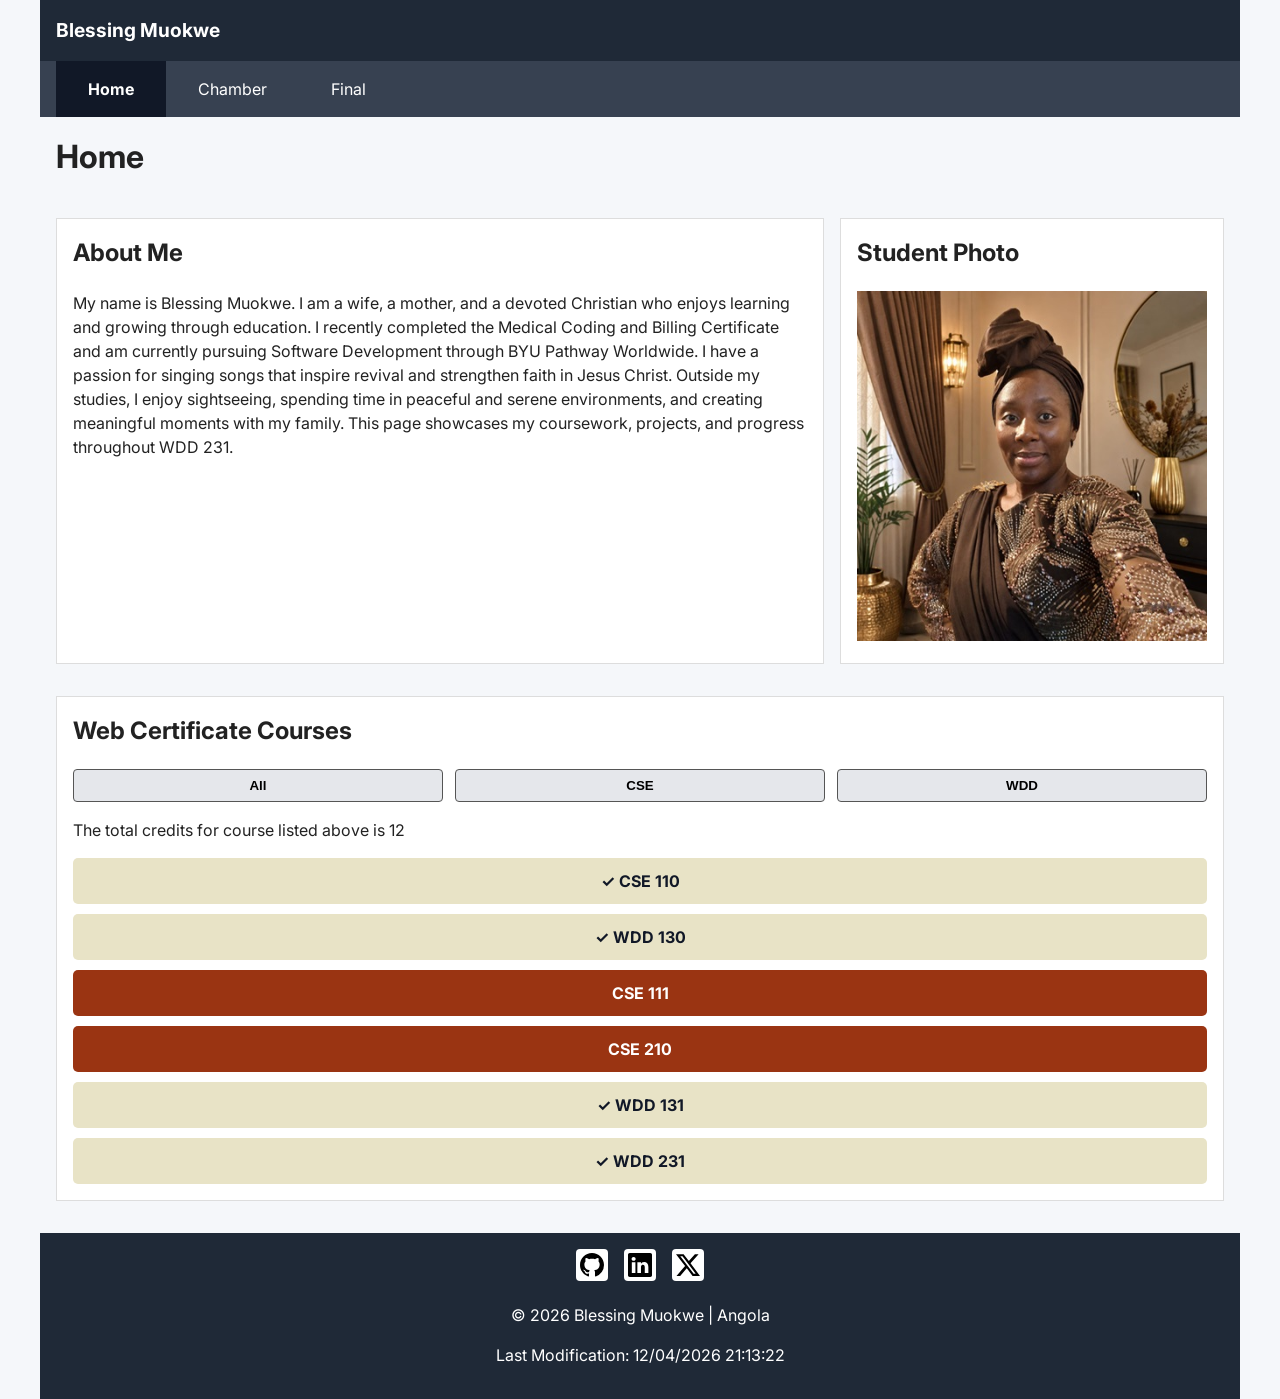
<file: index.html>
<!DOCTYPE html>
<html lang="en">
<head>
    <meta charset="UTF-8">
    <meta name="viewport" content="width=device-width, initial-scale=1.0">
    <title>WDD231 - Home - Blessing Muokwe</title>

       <meta name="description" content="WDD 231 course home page created by Blessing Muokwe. This page introduces the course work, projects, and assignments.">

    <meta name="author" content="Blessing Muokwe">
    <link rel="preconnect" href="https://fonts.googleapis.com">
<link rel="preconnect" href="https://fonts.gstatic.com" crossorigin>
<link href="https://fonts.googleapis.com/css2?family=Inter:ital,opsz,wght@0,14..32,100..900;1,14..32,100..900&family=Lora:ital,wght@0,400..700;1,400..700&family=Poppins:ital,wght@0,100;0,200;0,300;0,400;0,500;0,600;0,700;0,800;0,900;1,100;1,200;1,300;1,400;1,500;1,600;1,700;1,800;1,900&display=swap" rel="stylesheet">
<link rel="stylesheet" href="styles/small.css">
<link rel="stylesheet" href="styles/larger.css">

<script src="scripts/navigation.js" defer></script>
<script src="scripts/date.js" defer></script>
<script src="scripts/course.js" defer></script>
</head>
<body>
      <header>
        <span>Blessing Muokwe</span>
        <button id="menu" aria-label="Open navigation menu"></button>
    </header>

    <nav>
        <a href="index.html" class="active">Home</a>
<a href="chamber/directory.html">Chamber</a>
<a href="chamber/finalproject/index.html">Final</a>
    </nav>

    <main>
        <h1>Home</h1>

        <section>
            <h2>About Me</h2>
            <p>
                My name is Blessing Muokwe. I am a wife, a mother, and a devoted Christian who enjoys learning and growing through education. I recently completed the Medical Coding and Billing Certificate and am currently pursuing Software Development through BYU Pathway Worldwide. I have a passion for singing songs that inspire revival and strengthen faith in Jesus Christ. Outside my studies, I enjoy sightseeing, spending time in peaceful and serene environments, and creating meaningful moments with my family. This page showcases my coursework, projects, and progress throughout WDD 231.
            </p>
        </section>

        <section>
            <h2>Student Photo</h2>
            <img src="images/profile.jpeg" alt="Photo of Blessing Muokwe">
        </section>

        <section>
             <h2>Web Certificate Courses</h2>

    <div id="course-buttons">
        <button id="all">All</button>
        <button id="cse">CSE</button>
        <button id="wdd">WDD</button>
    </div>

    <p>The total credits for course listed above is <span id="total-credits"></span></p>

    <div id="course-list"></div>
        </section>
    </main>

    <footer>
       <div class="social">
    <a href="#">
        <img src="images/github.svg" alt="GitHub">
    </a>
    <a href="#">
        <img src="images/linkedin.svg" alt="LinkedIn">
    </a>
    <a href="#">
        <img src="images/twitter-x.svg" alt="twitter-x">
    </a>
</div>

    <p>&copy; <span id="currentyear"></span> Blessing Muokwe | Angola</p>

    <p id="lastModified"></p>
    </footer>
</body>
</html>
</file>
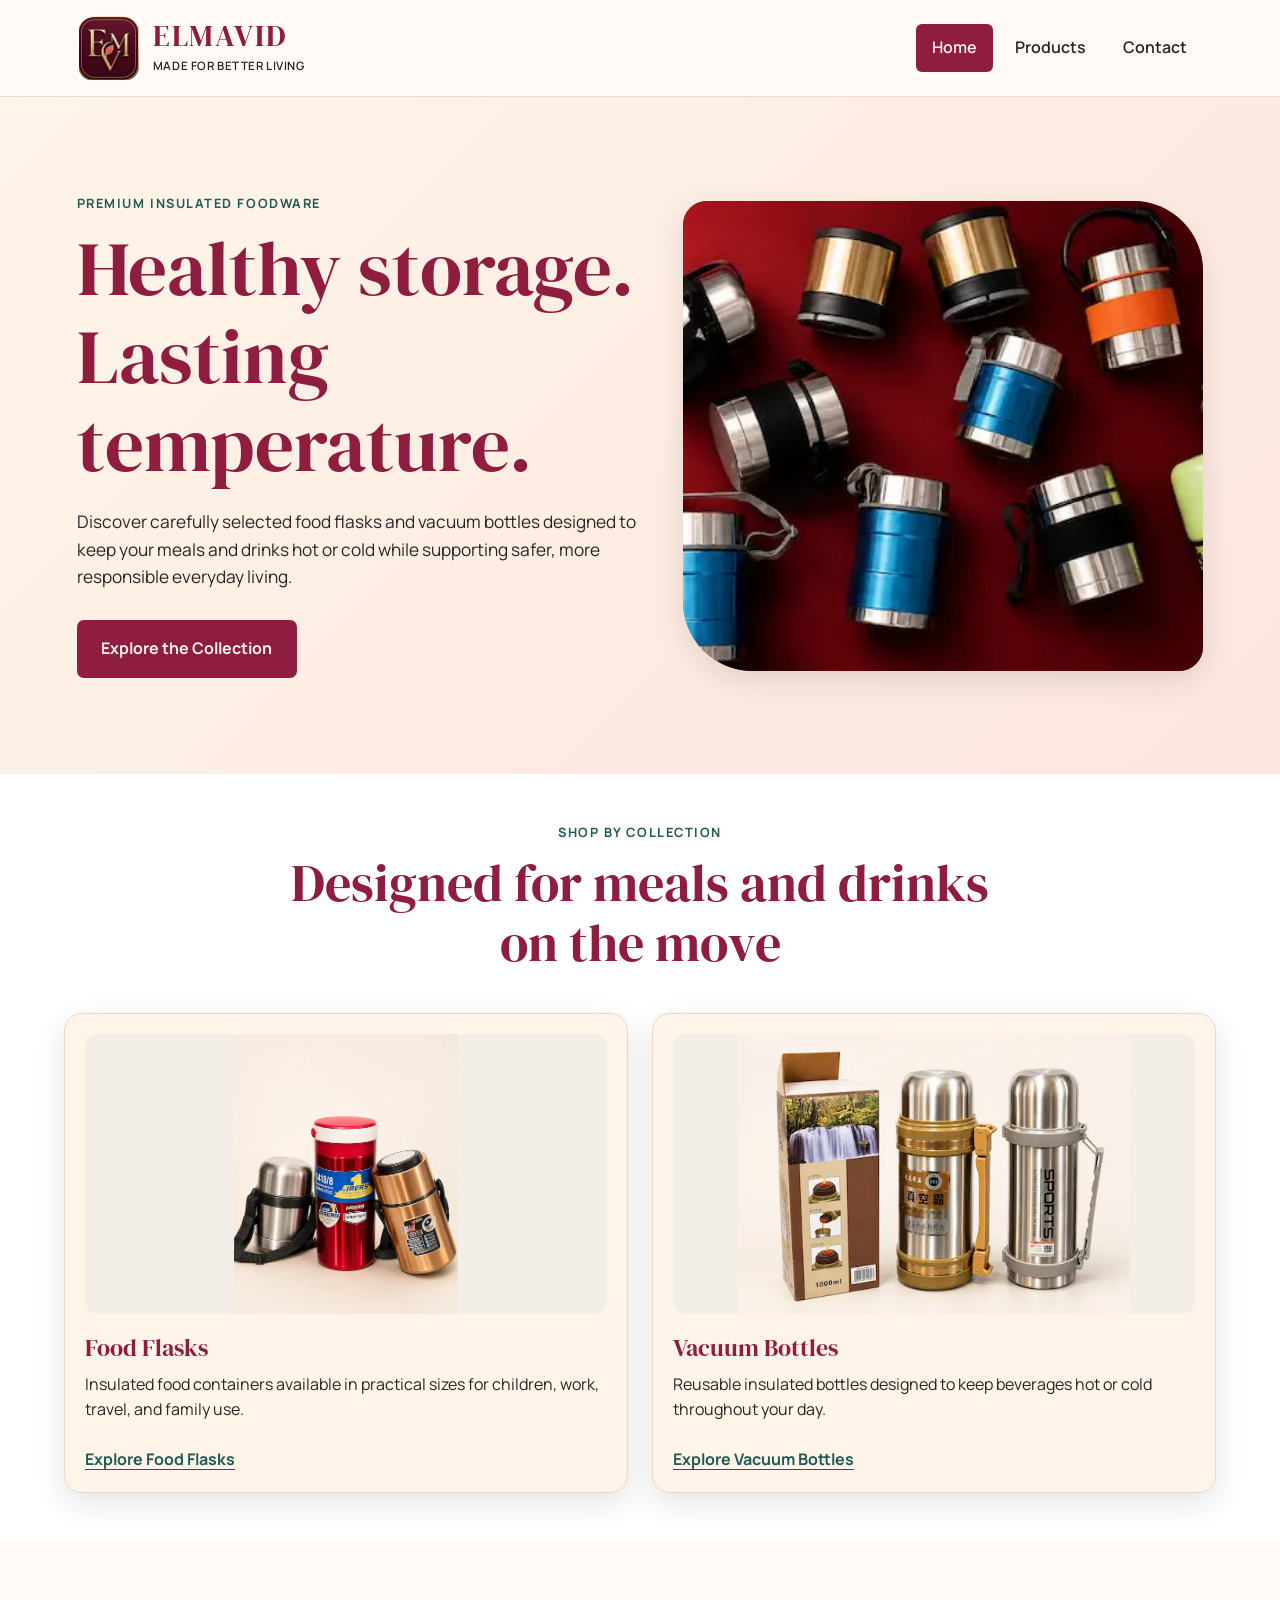
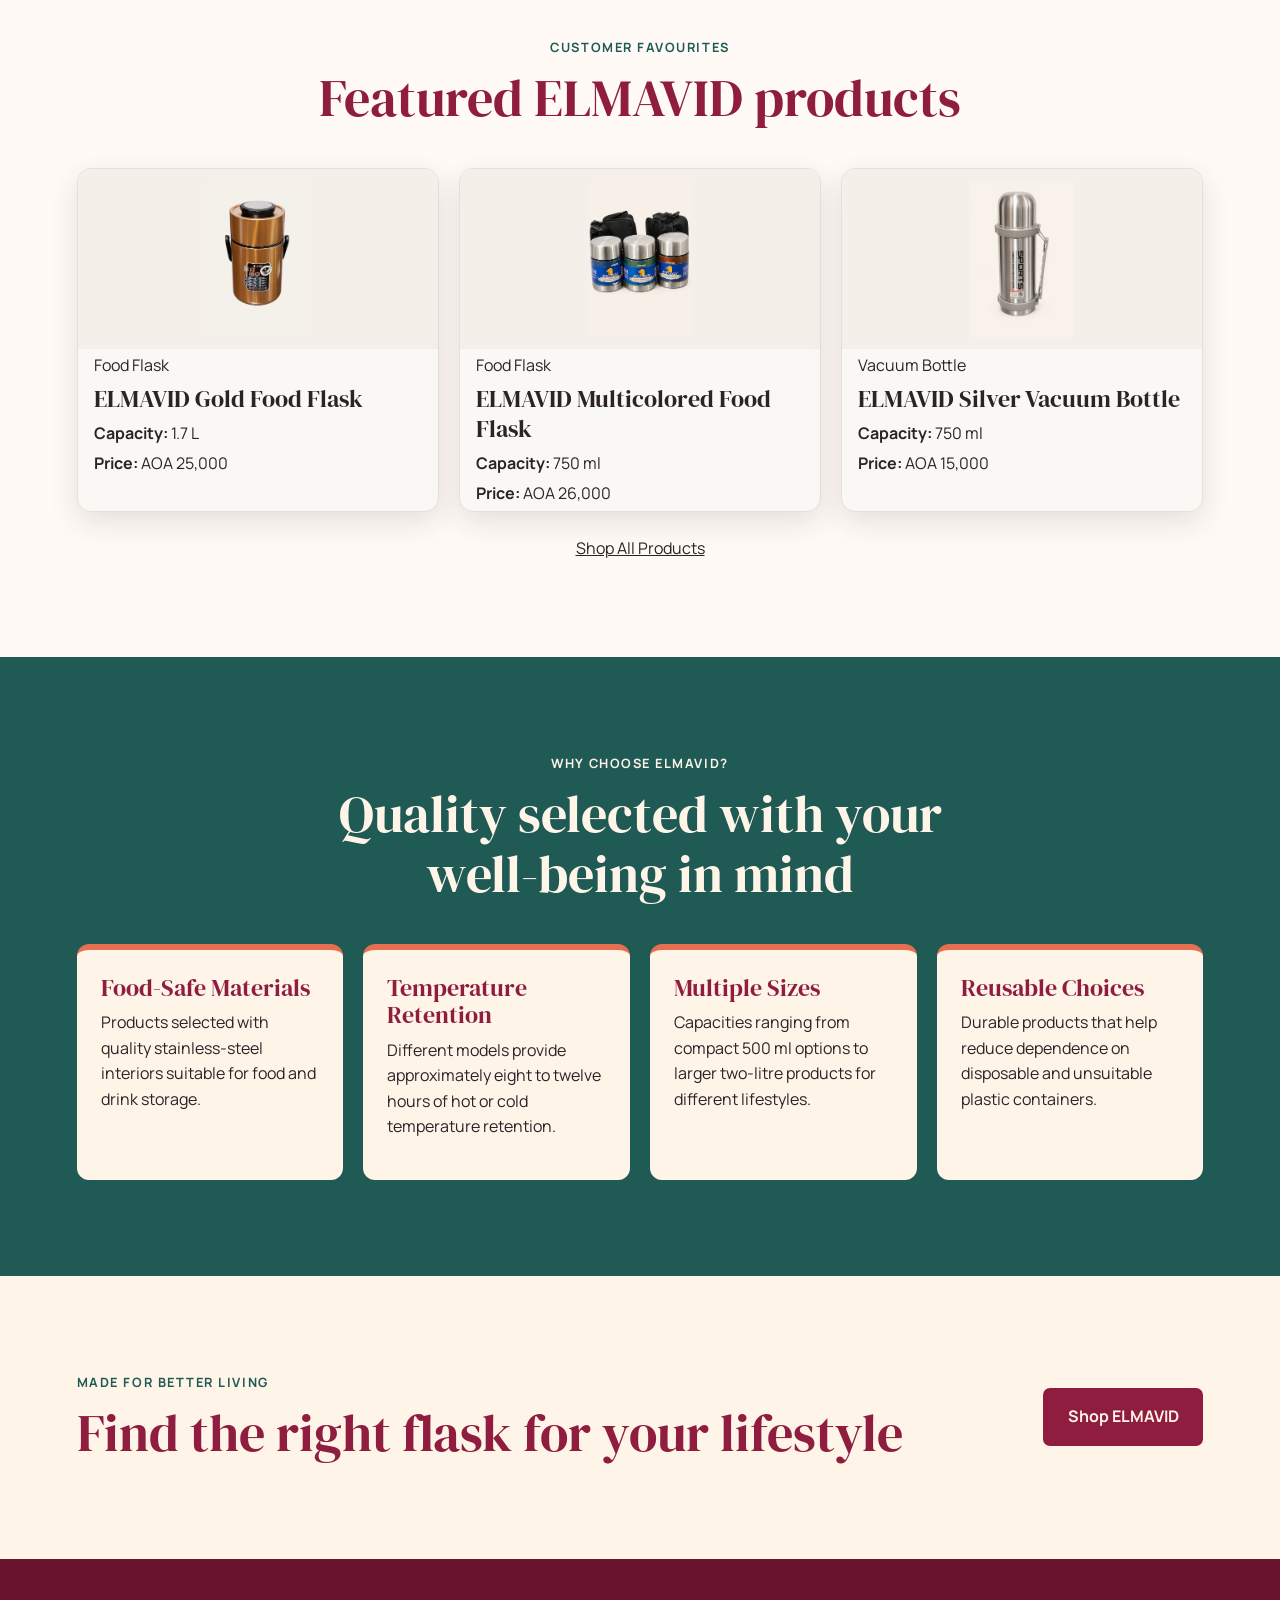
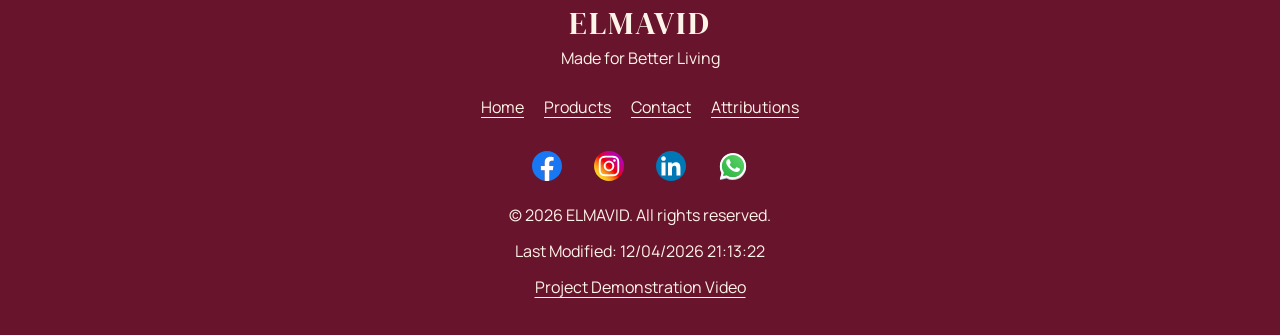
<file: chamber/finalproject/index.html>
<!DOCTYPE html>
<html lang="en">
<head>
    <meta charset="UTF-8">
    <meta name="viewport" content="width=device-width, initial-scale=1.0">

    <meta
        name="description"
        content="Explore ELMAVID premium insulated food flasks and vacuum bottles for hot and cold use."
    >
    <meta name="author" content="Blessing Chinwe">

    <meta property="og:title" content="ELMAVID | Made for Better Living">
    <meta
        property="og:description"
        content="Premium insulated food flasks and vacuum bottles designed for healthier everyday living."
    >
    <meta property="og:type" content="website">
    <meta
        property="og:url"
        content="https://chybless1.github.io/wdd231/chamber/finalproject/"
    >
<meta
  property="og:image"
  content="https://chybless1.github.io/wdd231/chamber/finalproject/images/elmavid-hero-image.webp"
>
    <title>ELMAVID | Premium Food Flasks and Vacuum Bottles</title>
  <link
    rel="icon"
    href="images/elmavid-favicon.png"
    type="image/png"
>

    <link rel="preconnect" href="https://fonts.googleapis.com">
    <link rel="preconnect" href="https://fonts.gstatic.com" crossorigin>
    <link
        href="https://fonts.googleapis.com/css2?family=DM+Serif+Display&amp;family=Manrope:wght@400;500;600;700&amp;display=swap"
        rel="stylesheet"
    >

    <link rel="stylesheet" href="styles/elmavid.css">
    <link rel="stylesheet" href="styles/responsive.css">

    <script type="module" src="scripts/main.js"></script>
</head>

<body>
    <header>
        <a class="brand" href="index.html" aria-label="ELMAVID home">
    <img
        src="images/elmavid-favicon.png"
        alt=""
        width="128"
        height="128"
    >

    <span class="brand-copy">
        <span class="brand-name">ELMAVID</span>
        <span class="brand-tagline">Made for Better Living</span>
    </span>
</a>

        <button
            id="menu-button"
            type="button"
            aria-label="Open navigation menu"
            aria-expanded="false"
            aria-controls="primary-navigation"
        >
            <span aria-hidden="true">&#9776;</span>
        </button>

        <nav id="primary-navigation" aria-label="Primary navigation">
            <a href="index.html" class="active" aria-current="page">Home</a>
            <a href="products.html">Products</a>
            <a href="contact.html">Contact</a>
        </nav>
    </header>

    <main>
        <section class="hero">
            <div class="hero-content">
                <p class="eyebrow">Premium insulated foodware</p>

                <h1>Healthy storage. Lasting temperature.</h1>

                <p>
                    Discover carefully selected food flasks and vacuum bottles
                    designed to keep your meals and drinks hot or cold while
                    supporting safer, more responsible everyday living.
                </p>

                <a class="primary-button" href="products.html">
                    Explore the Collection
                </a>
            </div>

            <div class="hero-image">
    <img
        src="images/elmavid-hero-image.webp"
        alt="Collection of ELMAVID insulated food flasks and vacuum bottles"
        width="800"
        height="800"
    >
</div>
        </section>

        <section class="collections">
            <div class="section-heading">
                <p class="eyebrow">Shop by collection</p>
                <h2>Designed for meals and drinks on the move</h2>
            </div>

            <div class="collection-grid">
                <article class="collection-card">
                    <div class="collection-image">
                       <img
                        src="images/elmavid-food-flask.webp"
                        alt="Collection of ELMAVID insulated food flasks"
                        width="600"
                        height="400"
                        loading="lazy"
                    >
                    </div>

                    <h3>Food Flasks</h3>

                    <p>
                        Insulated food containers available in practical sizes
                        for children, work, travel, and family use.
                    </p>

                    <a href="products.html?category=food-flask">
                        Explore Food Flasks
                    </a>
                </article>

                <article class="collection-card">
                    <div class="collection-image">
                       <img
    src="images/elmavid-vacuum-bottles.webp"
    alt="Collection of ELMAVID insulated vacuum bottles"
    width="600"
    height="400"
    loading="lazy"
>
                    </div>

                    <h3>Vacuum Bottles</h3>

                    <p>
                        Reusable insulated bottles designed to keep beverages
                        hot or cold throughout your day.
                    </p>

                    <a href="products.html?category=vacuum-bottle">
                        Explore Vacuum Bottles
                    </a>
                </article>
            </div>
        </section>

        <section class="featured-section">
            <div class="section-heading">
                <p class="eyebrow">Customer favourites</p>
                <h2>Featured ELMAVID products</h2>
            </div>

            <div id="featured-products" class="product-grid">
                <!-- Featured products will be generated with JavaScript. -->
            </div>
            <div class="featured-action">
    <a href="products.html" class="button">Shop All Products</a>
</div>
        </section>

        <section class="brand-values">
            <div class="section-heading">
                <p class="eyebrow">Why choose ELMAVID?</p>
                <h2>Quality selected with your well-being in mind</h2>
            </div>

            <div class="values-grid">
                <article class="value-card">
        <h3>Food-Safe Materials</h3>
        <p>
            Products selected with quality stainless-steel
            interiors suitable for food and drink storage.
        </p>
    </article>

    <article class="value-card">
        <h3>Temperature Retention</h3>
        <p>
            Different models provide approximately eight to
            twelve hours of hot or cold temperature retention.
        </p>
    </article>

    <article class="value-card">
        <h3>Multiple Sizes</h3>
        <p>
            Capacities ranging from compact 500 ml options to
            larger two-litre products for different lifestyles.
        </p>
    </article>

    <article class="value-card">
        <h3>Reusable Choices</h3>
        <p>
            Durable products that help reduce dependence on
            disposable and unsuitable plastic containers.
        </p>
    </article>
            </div>
        </section>

        <section class="call-to-action">
            <div>
                <p class="eyebrow">Made for better living</p>
                <h2>Find the right flask for your lifestyle</h2>
            </div>

            <a class="primary-button" href="products.html">
                Shop ELMAVID
            </a>
        </section>
    </main>

    <footer>
        <div class="footer-brand">
            <p class="brand-name">ELMAVID</p>
            <p>Made for Better Living</p>
        </div>

        <nav aria-label="Footer navigation">
            <a href="index.html">Home</a>
            <a href="products.html">Products</a>
            <a href="contact.html">Contact</a>
            <a href="attributions.html">Attributions</a>
        </nav>
       <div class="social-links">
    <a href="#" aria-label="ELMAVID on Facebook">
        <img src="images/facebook.svg" alt="">
    </a>

    <a href="#" aria-label="ELMAVID on Instagram">
        <img src="images/instagram.svg" alt="">
    </a>

    <a href="#" aria-label="ELMAVID on LinkedIn">
        <img src="images/linkedin.svg" alt="">
    </a>

    <a href="https://whatsapp.com/dl/"
       target="_blank"
       rel="noopener"
       aria-label="Contact ELMAVID on WhatsApp">
        <img src="images/whatsapp.svg" alt="">
    </a>
</div>

        <p>
            &copy; <span id="current-year"></span> ELMAVID.
            All rights reserved.
        </p>
        <p>Last Modified: <span id="last-modified"></span></p>

         <p>
            <a href="https://www.loom.com/share/de44367d73f94e6bb153b3e183544b8a"
            target="_blank"
            rel="noopener">Project Demonstration Video</a>
        </p>
    </footer>
</body>
</html>
</file>
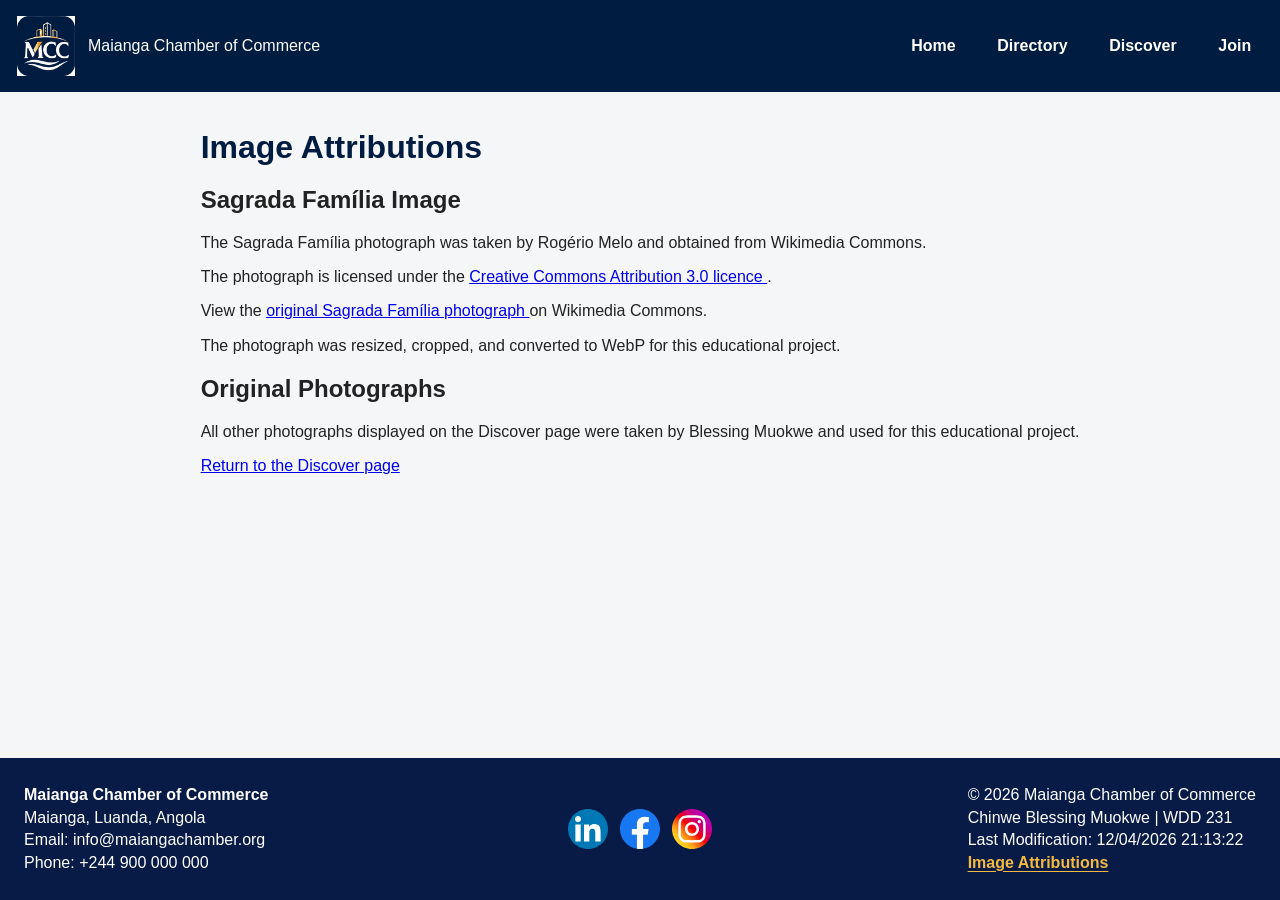
<file: chamber/attributions.html>
<!DOCTYPE html>
<html lang="en">
<head>
    <meta charset="UTF-8">
    <meta
        name="viewport"
        content="width=device-width, initial-scale=1.0"
    >

    <meta
        name="description"
        content="View the image sources and acknowledgements used on the Maianga Chamber of Commerce website."
    >

    <meta name="author" content="Blessing Muokwe">

    <meta
        property="og:title"
        content="Image Attributions | Maianga Chamber"
    >

    <meta
        property="og:description"
        content="View the image sources and acknowledgements used on the Maianga Chamber of Commerce website."
    >

    <meta
        property="og:image"
        content="https://chybless1.github.io/wdd231/chamber/images/hero.jpg"
    >

    <meta
        property="og:url"
        content="https://chybless1.github.io/wdd231/chamber/attributions.html"
    >

    <title>Image Attributions | Maianga Chamber of Commerce</title>

    <link
        rel="icon"
        href="images/favicon.png"
        type="image/png"
    >

    <link rel="stylesheet" href="styles/normalize.css">
    <link rel="stylesheet" href="styles/small.css">
    <link rel="stylesheet" href="styles/larger.css">

    <script src="scripts/navigation.js" defer></script>
    <script src="scripts/dates.js" defer></script>
</head>

<body>
    <header>
        <div class="header-top">
            <div class="site-branding">
                <img
                    src="images/favicon.png"
                    alt="Maianga Chamber of Commerce logo"
                    class="logo"
                    width="60"
                    height="60"
                >
                <span>Maianga Chamber of Commerce</span>
            </div>

            <button
                id="menu"
                type="button"
                aria-label="Open navigation menu"
                aria-expanded="false"
            >
                ☰
            </button>
        </div>

        <nav id="navigation">
            <a href="index.html">Home</a>
            <a href="directory.html">Directory</a>
            <a href="discover.html">Discover</a>
            <a href="join.html">Join</a>
        </nav>
    </header>

    <main>
        <h1>Image Attributions</h1>

        <section class="attributions-section">
            <h2>Sagrada Família Image</h2>

            <p>
                The Sagrada Família photograph was taken by Rogério Melo
                and obtained from Wikimedia Commons.
            </p>

            <p>
                The photograph is licensed under the
                <a
                    href="https://creativecommons.org/licenses/by/3.0/"
                    target="_blank"
                    rel="noopener"
                >
                    Creative Commons Attribution 3.0 licence
                </a>.
            </p>

            <p>
                View the
                <a
                    href="https://commons.wikimedia.org/wiki/File:Igreja_da_Sagrada_Fam%C3%ADlia_-_panoramio.jpg"
                    target="_blank"
                    rel="noopener"
                >
                    original Sagrada Família photograph
                </a>
                on Wikimedia Commons.
            </p>

            <p>
                The photograph was resized, cropped, and converted to WebP
                for this educational project.
            </p>
        </section>

        <section class="attributions-section">
            <h2>Original Photographs</h2>

            <p>
                All other photographs displayed on the Discover page were
                taken by Blessing Muokwe and used for this educational project.
            </p>
        </section>

        <p>
            <a href="discover.html">Return to the Discover page</a>
        </p>
    </main>

    <footer>
        <div class="footer-contact">
            <p>
                <strong>Maianga Chamber of Commerce</strong>
            </p>
            <p>Maianga, Luanda, Angola</p>
            <p>Email: info@maiangachamber.org</p>
            <p>Phone: +244 900 000 000</p>
        </div>

        <div class="footer-social">
            <a
                href="https://www.linkedin.com"
                target="_blank"
                rel="noopener"
                aria-label="Visit our LinkedIn page"
            >
                <img
                    src="images/linkedin.svg"
                    alt="LinkedIn"
                    width="40"
                    height="40"
                >
            </a>

            <a
                href="https://www.facebook.com"
                target="_blank"
                rel="noopener"
                aria-label="Visit our Facebook page"
            >
                <img
                    src="images/facebook.svg"
                    alt="Facebook"
                    width="40"
                    height="40"
                >
            </a>

            <a
                href="https://www.instagram.com"
                target="_blank"
                rel="noopener"
                aria-label="Visit our Instagram page"
            >
                <img
                    src="images/instagram.svg"
                    alt="Instagram"
                    width="40"
                    height="40"
                >
            </a>
        </div>

        <div class="footer-information">
            <p>
                &copy; <span id="currentyear"></span>
                Maianga Chamber of Commerce
            </p>

            <p>Chinwe Blessing Muokwe | WDD 231</p>

            <p id="lastModified"></p>

            <p>
                <a href="attributions.html">Image Attributions</a>
            </p>
        </div>
    </footer>
</body>
</html>
</file>
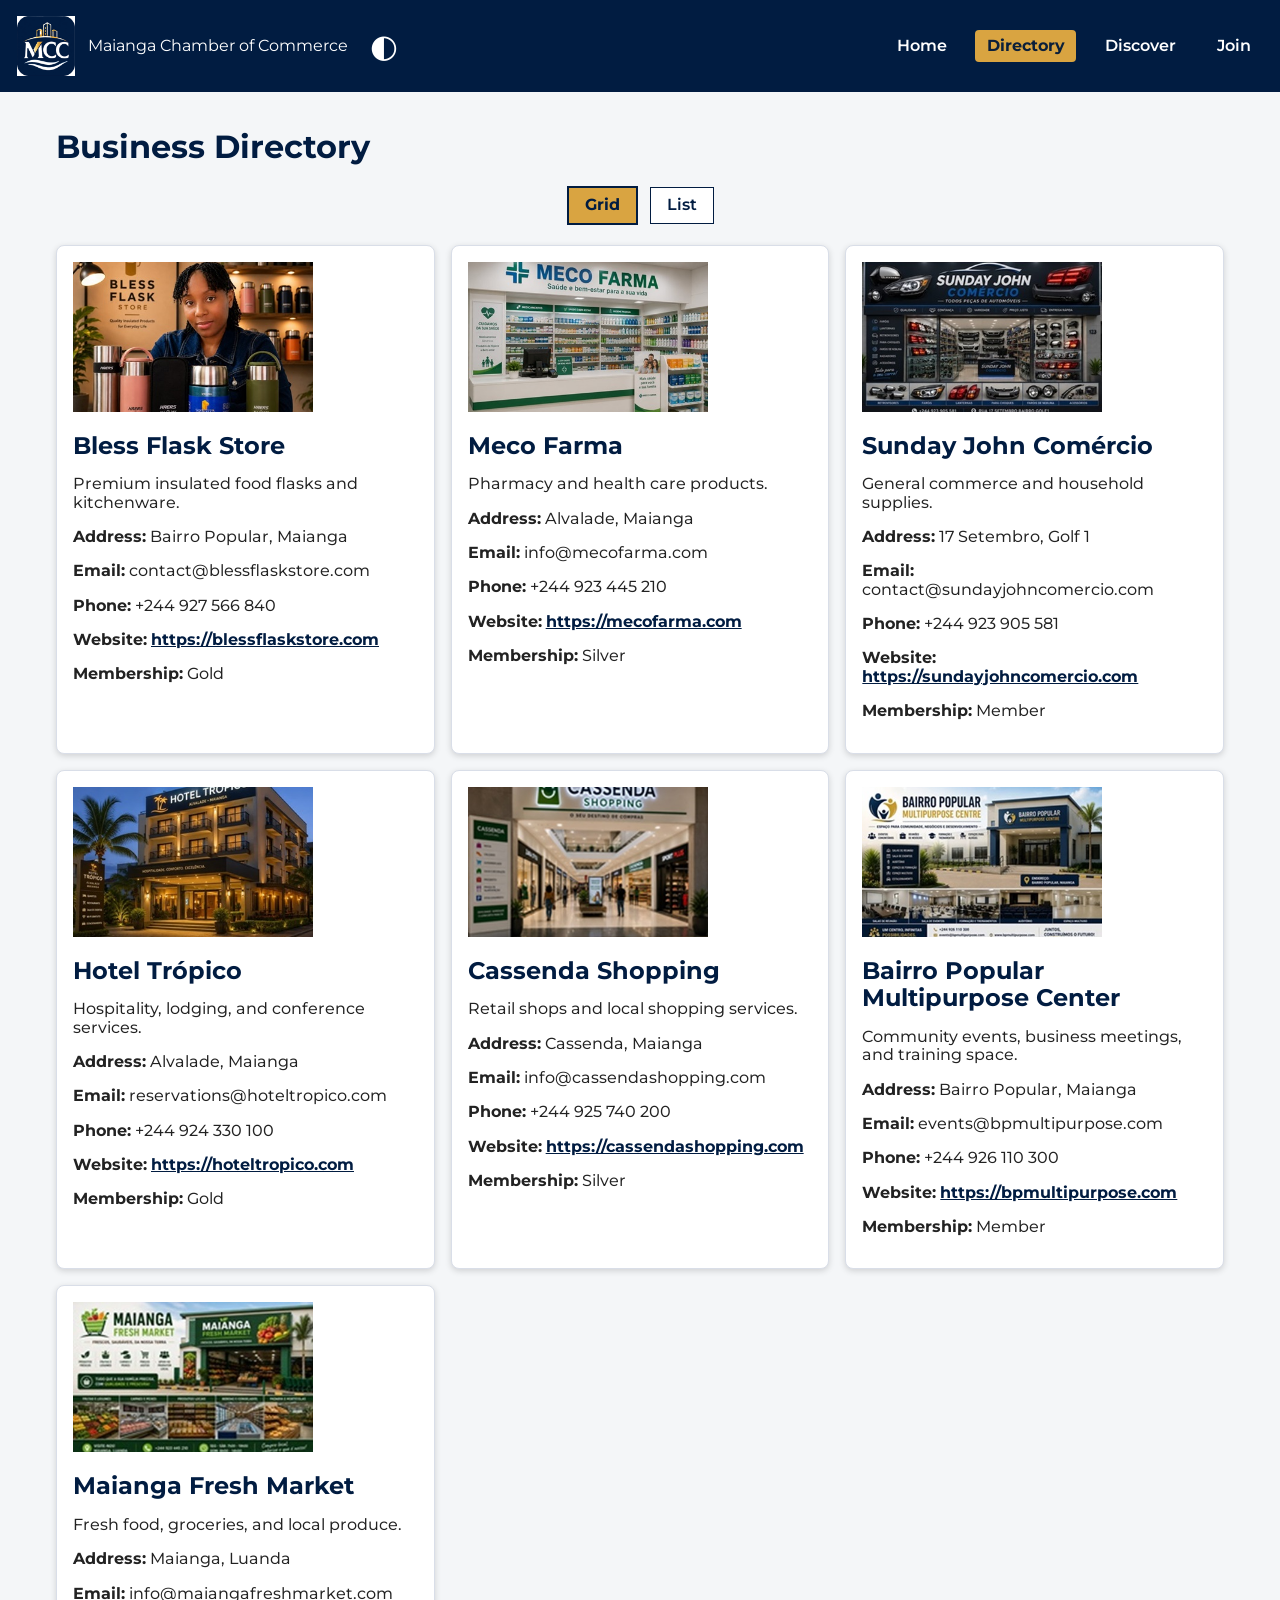
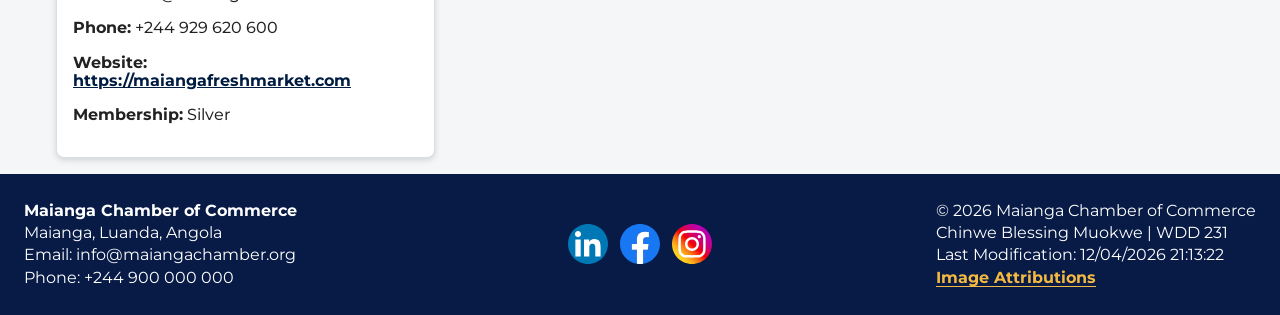
<file: chamber/directory.html>
<!DOCTYPE html>
<html lang="en">
<head>
    <meta charset="UTF-8">
    <meta name="viewport" content="width=device-width, initial-scale=1.0">
    <meta name="description" content="Explore the Maianga Chamber of Commerce business directory. Find trusted businesses, services, and organizations in Maianga, Luanda.">
<meta name="author" content="Blessing Muokwe">
    <title>Directory | Maianga Chamber of Commerce</title>
    <link rel="icon" href="images/favicon.png" type="image/png">

    <meta property="og:title" content="Maianga Chamber of Commerce Directory">
<meta property="og:description" content="Discover trusted businesses and services in Maianga through the Maianga Chamber of Commerce Directory.">
<meta property="og:image" content="https://chybless1.github.io/wdd231/chamber/images/favicon.png">
<meta property="og:url" content="https://chybless1.github.io/wdd231/chamber/directory.html">

<link rel="preconnect" href="https://fonts.googleapis.com">
<link rel="preconnect" href="https://fonts.googleapis.com">
<link rel="preconnect" href="https://fonts.gstatic.com" crossorigin>
<link href="https://fonts.googleapis.com/css2?family=Montserrat:ital,wght@0,100..900;1,100..900&display=swap" rel="stylesheet">

<link rel="stylesheet" href="styles/normalize.css">
<link rel="stylesheet" href="styles/small.css">
<link rel="stylesheet" href="styles/larger.css">
<scrpt src="scripts/navigation.js"defer></scrpt>
<script src="scripts/directory.js" defer></script>
<script src="scripts/dates.js" defer></script>
</head>

<body>
   <header>
  <div class="header-top">
    <div class="site-branding">
      <img
        src="images/favicon.png"
        alt="Maianga Chamber of Commerce logo"
        class="logo"
      >
      <span>Maianga Chamber of Commerce</span>
    </div>

    <div class="header-controls">
      <button
        id="theme-toggle"
        type="button"
        aria-label="Switch between light and dark mode"
      >
        ◐
      </button>

      <button
        id="menu"
        type="button"
        aria-label="Open navigation menu"
        aria-expanded="false"
      >
        ☰
      </button>
    </div>
  </div>

  <nav id="navigation">
    <a href="index.html">Home</a>

    <a
      href="directory.html"
      class="active"
      aria-current="page">
      Directory
    </a>

    <a href="discover.html">Discover</a>
    <a href="join.html">Join</a>
  </nav>
</header>

<main>
  <h1>Business Directory</h1>

  <div class="view-options">
    <button
  id="grid-view"
  class="active-view"
  aria-pressed="true"
>
  Grid
</button>

<button
  id="list-view"
  aria-pressed="false"
>
  List
</button>
  </div>

  <section id="members" class="grid">
  
</section>
</main>

<footer>
    <div class="footer-contact">
      <p><strong>Maianga Chamber of Commerce</strong></p>
      <p>Maianga, Luanda, Angola</p>
      <p>Email: info@maiangachamber.org</p>
      <p>Phone: +244 900 000 000</p>
    </div>

    <div class="footer-social">

    <a href="https://www.linkedin.com"
       target="_blank"
       rel="noopener"
       aria-label="Visit our LinkedIn page">
        <img src="images/linkedin.svg" alt="LinkedIn">
    </a>

    <a href="https://www.facebook.com"
       target="_blank"
       rel="noopener"
       aria-label="Visit our Facebook page">
        <img src="images/facebook.svg" alt="Facebook">
    </a>

    <a href="https://www.instagram.com"
       target="_blank"
       rel="noopener"
       aria-label="Visit our Instagram page">
        <img src="images/instagram.svg" alt="Instagram">
    </a>

</div>
    <div class="footer-information">
      <p>
        &copy;
        <span id="currentyear"></span>
        Maianga Chamber of Commerce
      </p>

      <p>Chinwe Blessing Muokwe | WDD 231</p>

      <p id="lastModified"></p>

      <p>
                <a href="attributions.html">Image Attributions</a>
            </p>
    </div>
  </footer>

</body>
</html>
</file>
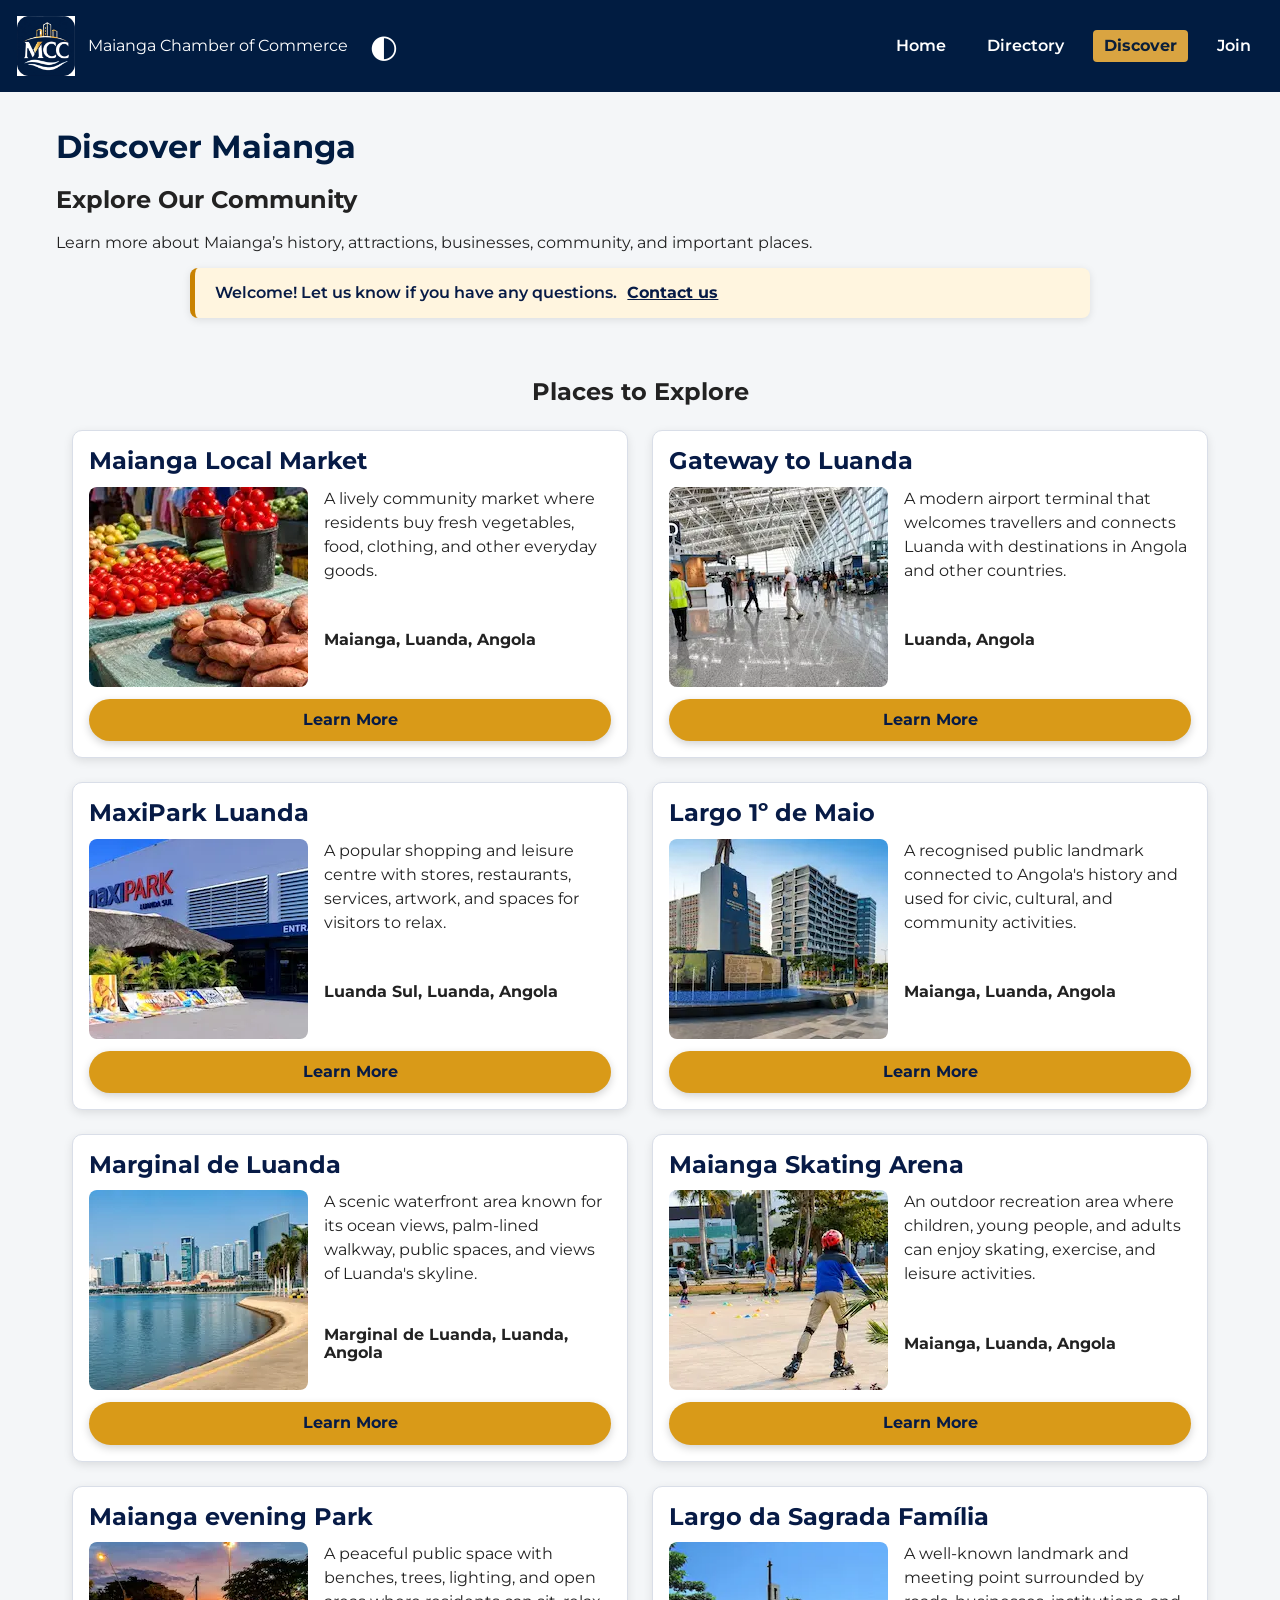
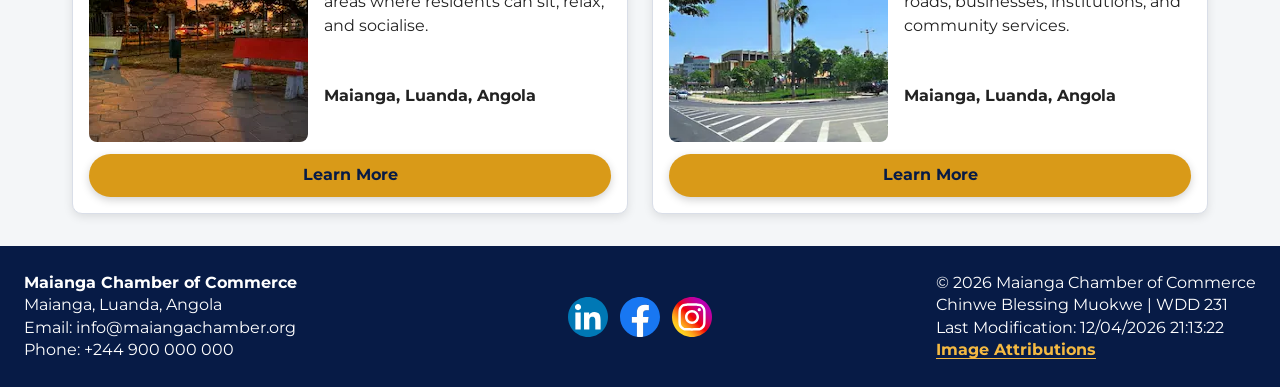
<file: chamber/discover.html>
<!DOCTYPE html>
<html lang="en">
<head>
    <meta charset="UTF-8">
    <meta
        name="viewport"
        content="width=device-width, initial-scale=1.0"
    >

    <meta
        name="description"
        content="Discover Maianga, Luanda, including local attractions, community information, history, and places of interest."
    >

    <meta name="author" content="Blessing Muokwe">

    <title>Discover | Maianga Chamber of Commerce</title>

    <link
        rel="icon"
        href="images/favicon.png"
        type="image/png"
    >

    <meta
        property="og:title"
        content="Discover Maianga | Chamber of Commerce"
    >

    <meta
        property="og:description"
        content="Explore Maianga's attractions, history, community, and important places through the Maianga Chamber of Commerce."
    >

    <meta
        property="og:image"
        content="https://chybless1.github.io/wdd231/chamber/images/hero.jpg"
    >

    <meta
        property="og:url"
        content="https://chybless1.github.io/wdd231/chamber/discover.html"
    >

    <link rel="preconnect" href="https://fonts.googleapis.com">
    <link
        rel="preconnect"
        href="https://fonts.gstatic.com"
        crossorigin
    >

    <link
        href="https://fonts.googleapis.com/css2?family=Montserrat:wght@400;600;700&display=swap"
        rel="stylesheet"
    >

    <link rel="stylesheet" href="styles/normalize.css">
    <link rel="stylesheet" href="styles/small.css">
    <link rel="stylesheet" href="styles/medium.css">
    <link rel="stylesheet" href="styles/larger.css">

    <script src="scripts/navigation.js" defer></script>
    <script src="scripts/dates.js" defer></script>
    <script type="module" src="scripts/discover.js"></script>

</head>
<body>
<header>
  <div class="header-top">
    <div class="site-branding">
      <img
        src="images/favicon.png"
        alt="Maianga Chamber of Commerce logo"
        class="logo"
      >
      <span>Maianga Chamber of Commerce</span>
    </div>

    <div class="header-controls">
      <button
        id="theme-toggle"
        type="button"
        aria-label="Switch between light and dark mode"
      >
        ◐
      </button>

      <button
        id="menu"
        type="button"
        aria-label="Open navigation menu"
        aria-expanded="false"
      >
        ☰
      </button>
    </div>
  </div>

  <nav id="navigation">
    <a href="index.html">Home</a>

    <a
      href="directory.html">Directory</a>

    <a href="discover.html"
    class="active"
aria-current="page">Discover</a>

    <a href="join.html">Join</a>
  </nav>
</header>

<main>
    <h1>Discover Maianga</h1>

    <section class="discover-container">
        <h2>Explore Our Community</h2>

        <p>
            Learn more about Maianga’s history, attractions, businesses,
            community, and important places.
        </p>
    </section>

    <aside id="visit-message" class="visit-message" aria-live="polite"></aside>

    <section class="places-section">
  <h2>Places to Explore</h2>

  <div id="places-container" class="places-grid"></div>
</section>

<dialog id="place-dialog" aria-labelledby="dialog-title">
  <div class="dialog-content">
    <button
      id="close-dialog"
      class="close-dialog"
      type="button"
      aria-label="Close place information"
    >
      &times;
    </button>

    <h2 id="dialog-title">Place Information</h2>
    <img
  id="dialog-image"
  src="images/maianga-local-market.webp"
  alt="Fresh produce displayed at Maianga Local Market"
  width="300"
  height="200"
>
    <address id="dialog-address"></address>

    <p id="dialog-description"></p>

    <p id="dialog-details"></p>
  </div>
</dialog>
</main>

    <footer>
    <div class="footer-contact">
      <p><strong>Maianga Chamber of Commerce</strong></p>
      <p>Maianga, Luanda, Angola</p>
      <p>Email: info@maiangachamber.org</p>
      <p>Phone: +244 900 000 000</p>
    </div>

    <div class="footer-social">

    <a href="https://www.linkedin.com"
       target="_blank"
       rel="noopener"
       aria-label="Visit our LinkedIn page">
        <img src="images/linkedin.svg" alt="LinkedIn">
    </a>

    <a href="https://www.facebook.com"
       target="_blank"
       rel="noopener"
       aria-label="Visit our Facebook page">
        <img src="images/facebook.svg" alt="Facebook">
    </a>

    <a href="https://www.instagram.com"
       target="_blank"
       rel="noopener"
       aria-label="Visit our Instagram page">
        <img src="images/instagram.svg" alt="Instagram">
    </a>

</div>
    <div class="footer-information">
      <p>
        &copy;
        <span id="currentyear"></span>
        Maianga Chamber of Commerce
      </p>

      <p>Chinwe Blessing Muokwe | WDD 231</p>

      <p id="lastModified"></p>

      <p>
                <a href="attributions.html">Image Attributions</a>
            </p>
    </div>
  </footer>
</body>
</html>
</file>
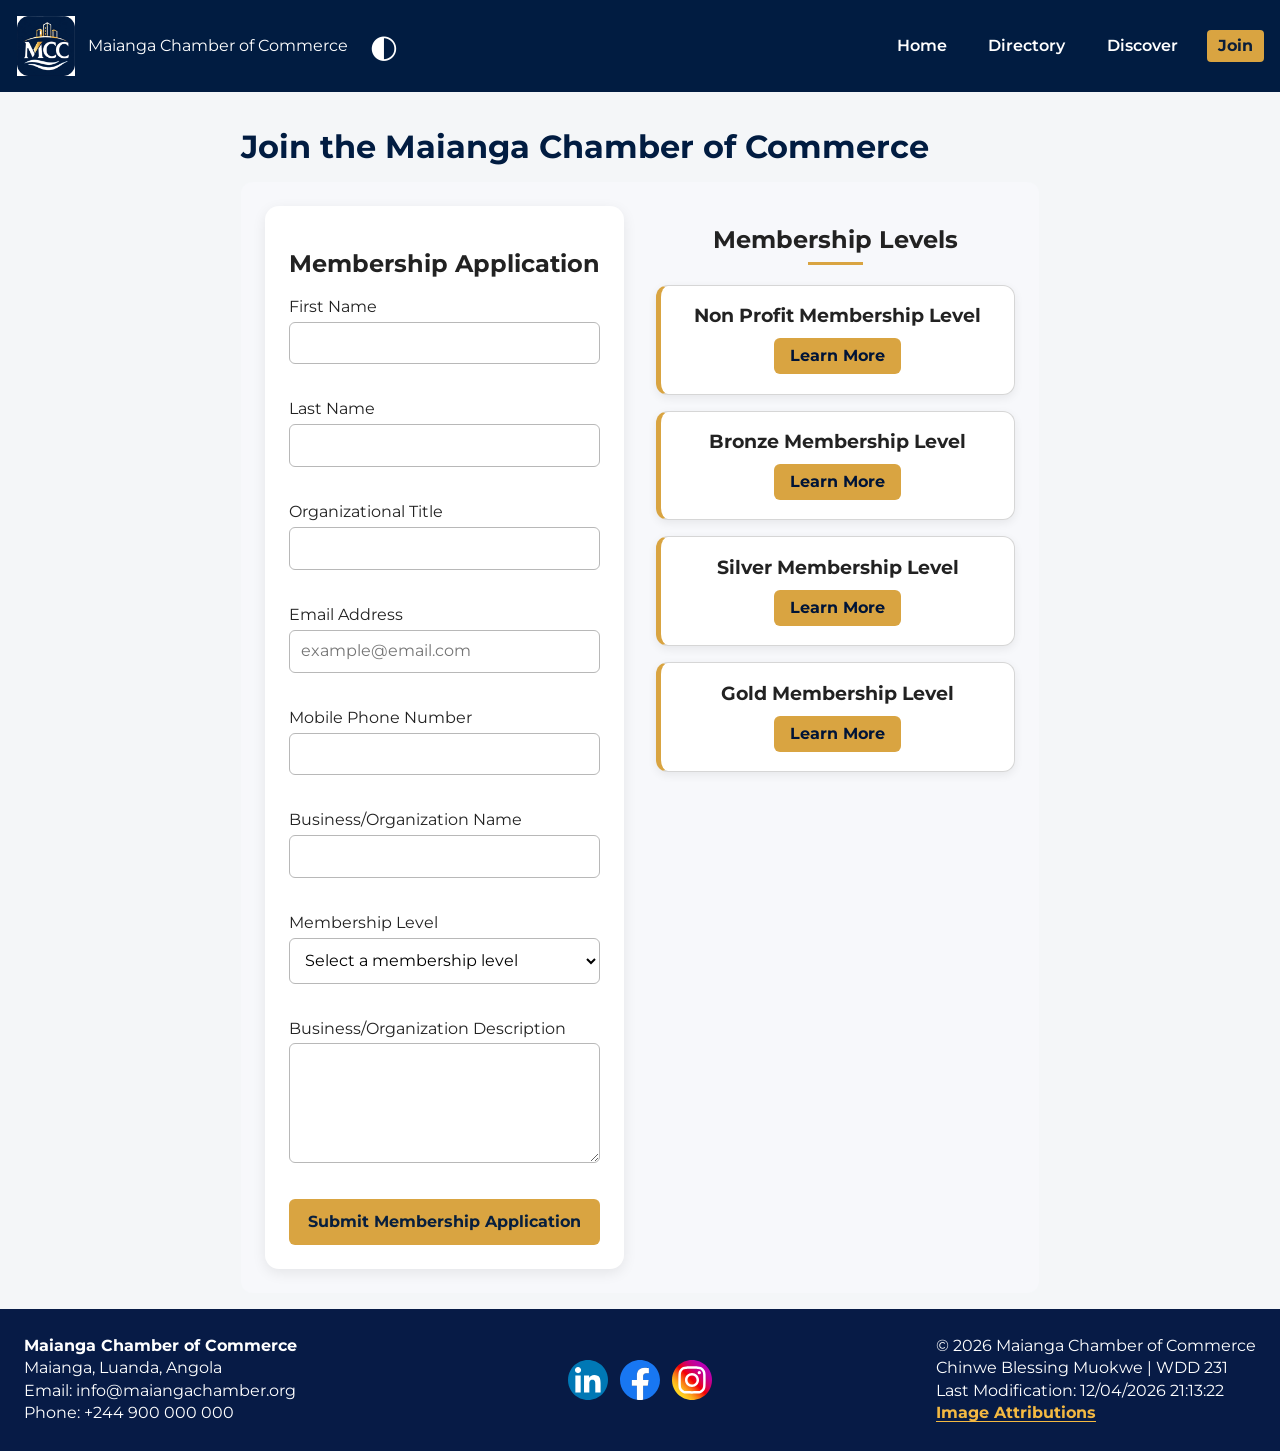
<file: chamber/join.html>
<!DOCTYPE html>
<html lang="en">
<head>
  <meta charset="UTF-8">
  <meta name="viewport" content="width=device-width, initial-scale=1.0">
  <meta name="description" content="Apply for membership with the Maianga Chamber of Commerce and take advantage of networking, business support, and member resources.">
  <meta name="author" content="Blessing Muokwe">
  <meta property="og:title"
      content="Join and Grow with the Maianga Chamber of Commerce">

<meta property="og:description"
      content="Become part of the Maianga Chamber of Commerce and grow your business through local connections, support, and new opportunities.">

<meta property="og:image"
      content="https://chybless1.github.io/wdd231/chamber/images/hero.jpg">

<meta property="og:url"
      content="https://chybless1.github.io/wdd231/chamber/join.html">

  <title>Join | Maianga Chamber of Commerce</title>
   <link
    rel="icon"
    href="images/favicon.png"
    type="image/png">

<link rel="preconnect" href="https://fonts.googleapis.com">
<link rel="preconnect" href="https://fonts.gstatic.com" crossorigin>

<link
  href="https://fonts.googleapis.com/css2?family=Montserrat:wght@400;600;700&display=swap"
  rel="stylesheet">

  <link rel="stylesheet" href="styles/normalize.css">
<link rel="stylesheet" href="styles/small.css">
<link rel="stylesheet" href="styles/larger.css">
  <script src="scripts/navigation.js" defer></script>
<script src="scripts/dates.js" defer></script>
<script src="scripts/join.js" defer></script>
</head>

<body>
    <header>
    <div class="header-top">
        <div class="site-branding">
            <img
                src="images/favicon.png"
                alt="Maianga Chamber of Commerce logo"
                class="logo"
            >
            <span>Maianga Chamber of Commerce</span>
        </div>

        <div class="header-controls">
            <button
                id="theme-toggle"
                type="button"
                aria-label="Switch colour theme"
            >
                ◐
            </button>

            <button
                id="menu"
                type="button"
                aria-label="Open navigation menu"
                aria-expanded="false"
            >
                ☰
            </button>
        </div>
    </div>

    <nav id="navigation">
        <a href="index.html">Home</a>
        <a href="directory.html">Directory</a>
        <a href="discover.html">Discover</a>
        <a href="join.html" class="active" aria-current="page">Join</a>
    </nav>
  </header>

  <main>
    <h1>Join the Maianga Chamber of Commerce</h1>

    <section class="join-section">

    <div class="application-form">
        <h2>Membership Application</h2>

        <form method="get" action="thankyou.html">
        <label>
          First Name
          <input
            type="text"
            name="first"
            title="Enter your first name"
            autocomplete="given-name"
            required
          >
        </label>

        <label>
          Last Name
          <input
            type="text"
            name="last"
            title="Enter your last name"
            autocomplete="family-name"
            required
          >
        </label>
        <label>
    Organizational Title
    <input
        type="text"
        name="organization-title"
        title="Enter your organizational title"
        autocomplete="organization-title"
        pattern="[A-Za-z\s-]{7,}"
    >
</label>

<label>
  Email Address
  <input
    type="email"
    name="email"
    title="Enter your email address"
    autocomplete="email"
    placeholder="example@email.com"
    required
  >
</label>
<label>
    Mobile Phone Number
    <input
        type="tel"
        name="phone"
        title="Enter your mobile phone number"
        autocomplete="tel"
        required
    >
</label>
<label>
    Business/Organization Name
    <input
        type="text"
        name="organization"
        title="Enter your business or organization name"
        autocomplete="organization"
        required
    >
</label>
<label>
    Membership Level
    <select
        name="membership"
        title="Select a membership level"
        required
    >
        <option value="">Select a membership level</option>
        <option value="np">NP Membership</option>
        <option value="bronze">Bronze Membership</option>
        <option value="silver">Silver Membership</option>
        <option value="gold">Gold Membership</option>
    </select>
</label>
<label>
    Business/Organization Description
    <textarea
        name="description"
        title="Describe your business or organization"
    ></textarea>
</label>
<input
    type="hidden"
    name="timestamp"
    id="timestamp"
>
<input
    type="submit"
    value="Submit Membership Application"
>

      </form>
      </div>
      <section class="membership-levels">
    <h2>Membership Levels</h2>

    <div class="membership-card">
        <h3>Non Profit Membership Level</h3>
        <a href="#np-modal" class="learn-more">Learn More</a>
    </div>

    <div class="membership-card">
        <h3>Bronze Membership Level</h3>
        <a href="#bronze-modal" class="learn-more">Learn More</a>
    </div>

    <div class="membership-card">
        <h3>Silver Membership Level</h3>
        <a href="#silver-modal" class="learn-more">Learn More</a>
    </div>

    <div class="membership-card">
        <h3>Gold Membership Level</h3>
        <a href="#gold-modal" class="learn-more">Learn More</a>
    </div>
    <dialog id="np-modal">
    <h3>Non-Profit Membership Benefits</h3>
    <p>This membership is free for qualifying non-profit organisations.</p>
    <ul>
        <li>Access to chamber networking events</li>
        <li>Community partnership opportunities</li>
        <li>Listing in the chamber directory</li>
        <li>Access to selected business training</li>
    </ul>
    <button type="button" class="close-modal">Close</button>
</dialog>

<dialog id="bronze-modal">
    <h3>Bronze Membership Benefits</h3>
    <ul>
        <li>Business directory listing</li>
        <li>Networking event access</li>
        <li>Basic training opportunities</li>
        <li>Selected event discounts</li>
    </ul>
    <button type="button" class="close-modal">Close</button>
</dialog>

<dialog id="silver-modal">
    <h3>Silver Membership Benefits</h3>
    <ul>
        <li>All Bronze membership benefits</li>
        <li>Enhanced directory promotion</li>
        <li>Additional event discounts</li>
        <li>Priority access to selected training</li>
    </ul>
    <button type="button" class="close-modal">Close</button>
</dialog>

<dialog id="gold-modal">
    <h3>Gold Membership Benefits</h3>
    <ul>
        <li>All Silver membership benefits</li>
        <li>Premium chamber advertising</li>
        <li>Homepage spotlight opportunities</li>
        <li>Priority access to chamber programmes</li>
        <li>Greater event and training discounts</li>
    </ul>
    <button type="button" class="close-modal">Close</button>
</dialog>
</section>
    </section>
  </main>
  <footer>
    <div class="footer-contact">
      <p><strong>Maianga Chamber of Commerce</strong></p>
      <p>Maianga, Luanda, Angola</p>
      <p>Email: info@maiangachamber.org</p>
      <p>Phone: +244 900 000 000</p>
    </div>

    <div class="footer-social">

    <a href="https://www.linkedin.com"
       target="_blank"
       rel="noopener"
       aria-label="Visit our LinkedIn page">
        <img src="images/linkedin.svg" alt="LinkedIn">
    </a>

    <a href="https://www.facebook.com"
       target="_blank"
       rel="noopener"
       aria-label="Visit our Facebook page">
        <img src="images/facebook.svg" alt="Facebook">
    </a>

    <a href="https://www.instagram.com"
       target="_blank"
       rel="noopener"
       aria-label="Visit our Instagram page">
        <img src="images/instagram.svg" alt="Instagram">
    </a>

</div>
    <div class="footer-information">
      <p>
        &copy;
        <span id="currentyear"></span>
        Maianga Chamber of Commerce
      </p>

      <p>Chinwe Blessing Muokwe | WDD 231</p>

      <p id="lastModified"></p>

      <p>
                <a href="attributions.html">Image Attributions</a>
            </p>
    </div>
  </footer>
</body>
</html>
</file>
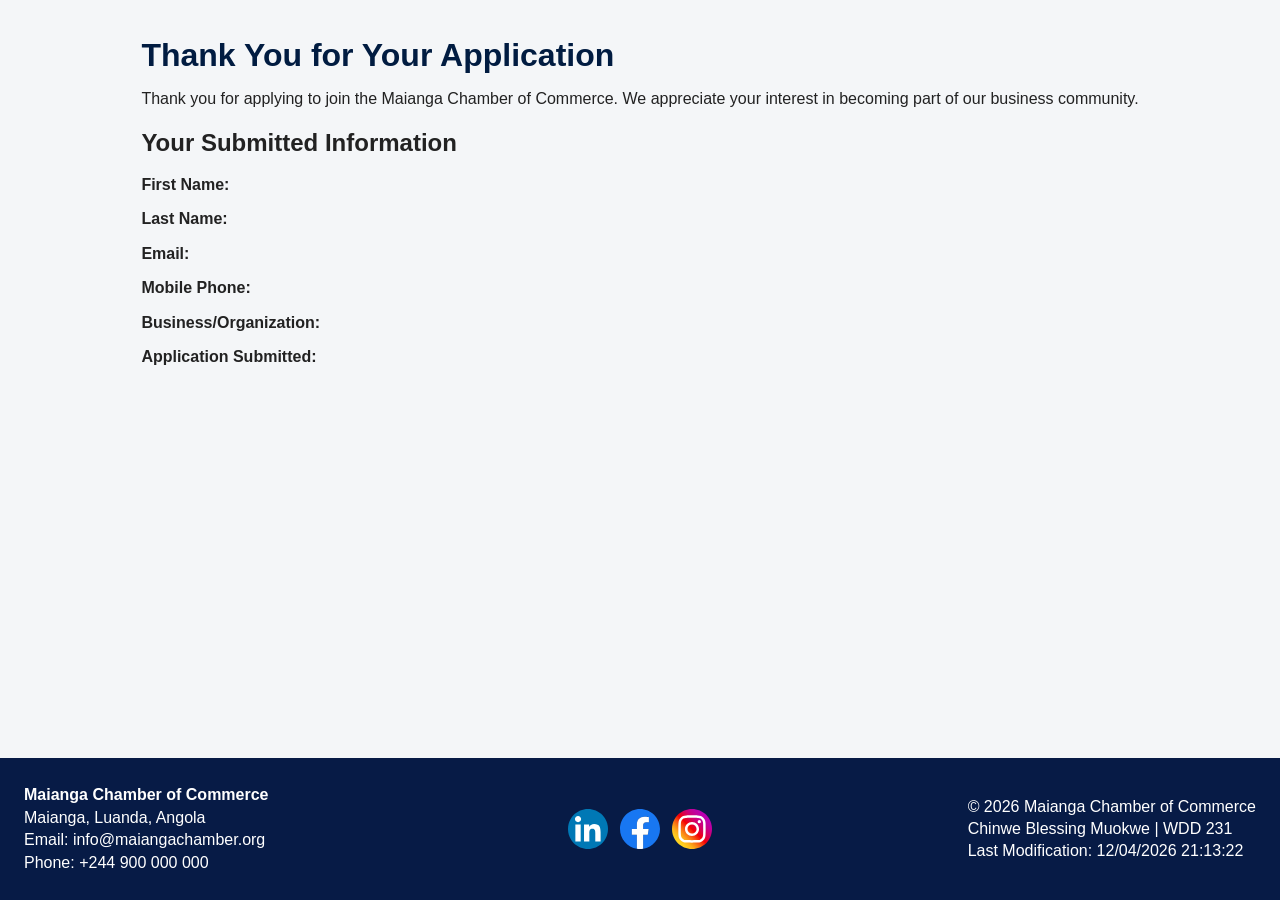
<file: chamber/thankyou.html>
<!DOCTYPE html>
<html lang="en">

<head>
    <meta charset="UTF-8">
    <meta name="viewport" content="width=device-width, initial-scale=1.0">

    <meta
        name="description"
        content="Thank you for applying to join the Maianga Chamber of Commerce."
    >

    <meta name="author" content="Blessing Muokwe">

    <title>Thank You | Maianga Chamber of Commerce</title>

    <link rel="stylesheet" href="styles/normalize.css">
    <link rel="stylesheet" href="styles/small.css">
    <link rel="stylesheet" href="styles/larger.css">

    <script src="scripts/navigation.js" defer></script>
    <script src="scripts/dates.js" defer></script>
    <script src="scripts/thankyou.js" defer></script>
</head>

<body>

    <!-- Use the same header/navigation from your other chamber pages -->

    <main class="thankyou-main">

        <h1>Thank You for Your Application</h1>

        <p>
            Thank you for applying to join the Maianga Chamber of Commerce.
            We appreciate your interest in becoming part of our business community.
        </p>

        <section class="submitted-information">
            <h2>Your Submitted Information</h2>

            <p><strong>First Name:</strong> <span id="first-name"></span></p>
            <p><strong>Last Name:</strong> <span id="last-name"></span></p>
            <p><strong>Email:</strong> <span id="email"></span></p>
            <p><strong>Mobile Phone:</strong> <span id="phone"></span></p>
            <p><strong>Business/Organization:</strong> <span id="organization"></span></p>
            <p><strong>Application Submitted:</strong> <span id="timestamp-display"></span></p>
        </section>

    </main>

    <footer>
    <div class="footer-contact">
      <p><strong>Maianga Chamber of Commerce</strong></p>
      <p>Maianga, Luanda, Angola</p>
      <p>Email: info@maiangachamber.org</p>
      <p>Phone: +244 900 000 000</p>
    </div>

    <div class="footer-social">

    <a href="https://www.linkedin.com"
       target="_blank"
       rel="noopener"
       aria-label="Visit our LinkedIn page">
        <img src="images/linkedin.svg" alt="LinkedIn">
    </a>

    <a href="https://www.facebook.com"
       target="_blank"
       rel="noopener"
       aria-label="Visit our Facebook page">
        <img src="images/facebook.svg" alt="Facebook">
    </a>

    <a href="https://www.instagram.com"
       target="_blank"
       rel="noopener"
       aria-label="Visit our Instagram page">
        <img src="images/instagram.svg" alt="Instagram">
    </a>

</div>
    <div class="footer-information">
      <p>
        &copy;
        <span id="currentyear"></span>
        Maianga Chamber of Commerce
      </p>

      <p>Chinwe Blessing Muokwe | WDD 231</p>

      <p id="lastModified"></p>
    </div>
  </footer>

</body>
</html>
</file>
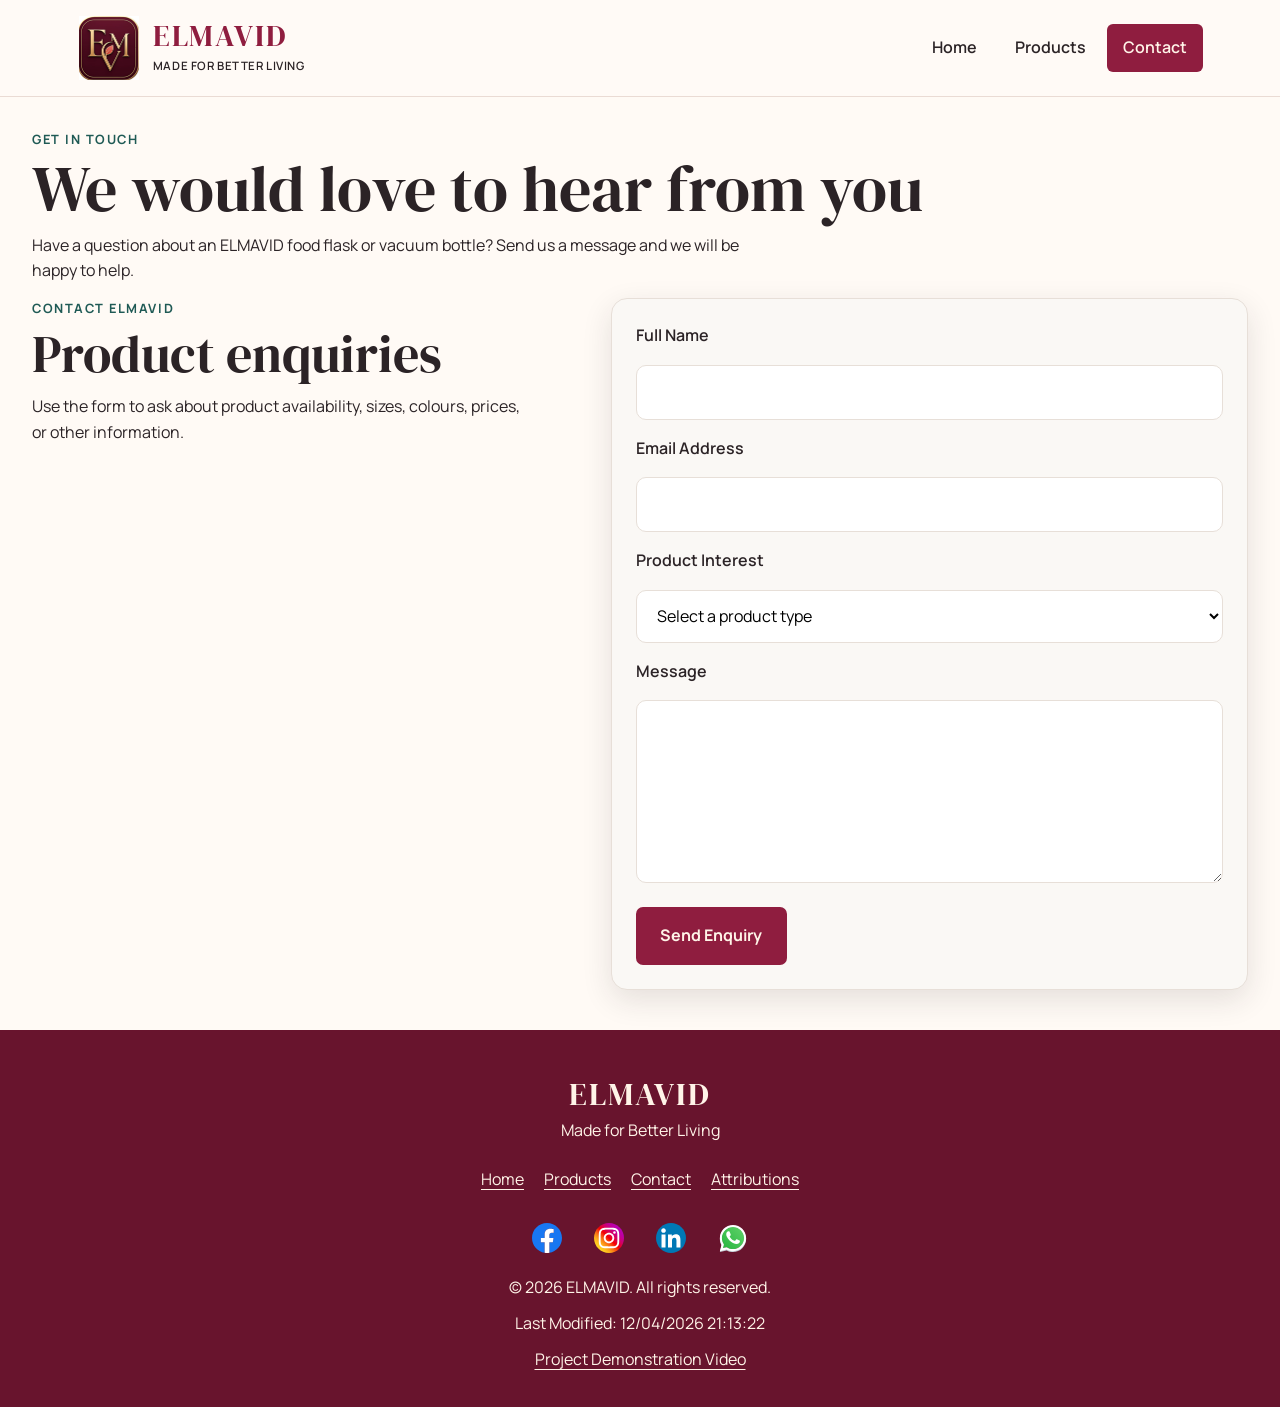
<file: chamber/finalproject/contact.html>
<!DOCTYPE html>
<html lang="en">
<head>
    <meta charset="UTF-8">
    <meta name="viewport" content="width=device-width, initial-scale=1.0">

    <meta
        name="description"
        content="Explore ELMAVID premium insulated food flasks and vacuum bottles for hot and cold use."
    >
    <meta name="author" content="Blessing Chinwe">

    <meta property="og:title" content="ELMAVID | Made for Better Living">
    <meta
        property="og:description"
        content="Premium insulated food flasks and vacuum bottles designed for healthier everyday living."
    >
    <meta property="og:type" content="website">
    <meta
        property="og:url"
        content="https://chybless1.github.io/wdd231/chamber/finalproject/"
    >

    <title>ELMAVID | Premium Food Flasks and Vacuum Bottles</title>
  <link
    rel="icon"
    href="images/elmavid-favicon.png"
    type="image/png"
>

    <link rel="preconnect" href="https://fonts.googleapis.com">
    <link rel="preconnect" href="https://fonts.gstatic.com" crossorigin>
    <link
        href="https://fonts.googleapis.com/css2?family=DM+Serif+Display&amp;family=Manrope:wght@400;500;600;700&amp;display=swap"
        rel="stylesheet"
    >

    <link rel="stylesheet" href="styles/elmavid.css">
    <link rel="stylesheet" href="styles/responsive.css">

    <script type="module" src="scripts/main.js"></script>
</head>

<body>
    <header>
        <a class="brand" href="index.html" aria-label="ELMAVID home">
    <img
        src="images/elmavid-favicon.png"
        alt=""
        width="128"
        height="128"
    >

    <span class="brand-copy">
        <span class="brand-name">ELMAVID</span>
        <span class="brand-tagline">Made for Better Living</span>
    </span>
</a>

        <button
            id="menu-button"
            type="button"
            aria-label="Open navigation menu"
            aria-expanded="false"
            aria-controls="primary-navigation"
        >
            <span aria-hidden="true">&#9776;</span>
        </button>

        <nav id="primary-navigation" aria-label="Primary navigation">
            <a href="index.html">Home</a>
            <a href="products.html">Products</a>
            <a href="contact.html" class="active" aria-current="page">Contact</a>
        </nav>
    </header>

    <main id="main-content">
    <section class="contact-hero">
        <p class="eyebrow">GET IN TOUCH</p>
        <h1>We would love to hear from you</h1>
        <p>
            Have a question about an ELMAVID food flask or vacuum bottle?
            Send us a message and we will be happy to help.
        </p>
    </section>

    <section class="contact-section">
        <div class="contact-info">
            <p class="eyebrow">CONTACT ELMAVID</p>
            <h2>Product enquiries</h2>

            <p>
                Use the form to ask about product availability, sizes,
                colours, prices, or other information.
            </p>
        </div>

        <form
            class="contact-form"
            method="get"
            action="form-action.html"
        >
            <label for="fullname">Full Name</label>
            <input
                type="text"
                id="fullname"
                name="fullname"
                required
            >

            <label for="email">Email Address</label>
            <input
                type="email"
                id="email"
                name="email"
                required
            >

            <label for="product-interest">Product Interest</label>
            <select
                id="product-interest"
                name="product"
                required
            >
                <option value="">Select a product type</option>
                <option value="Food Flask">Food Flask</option>
                <option value="Vacuum Bottle">Vacuum Bottle</option>
                <option value="Other">Other</option>
            </select>

            <label for="message">Message</label>
            <textarea
                id="message"
                name="message"
                rows="6"
                required
            ></textarea>

            <button type="submit" class="primary-button">
                Send Enquiry
            </button>
        </form>
    </section>
</main>

    <footer>
        <div class="footer-brand">
            <p class="brand-name">ELMAVID</p>
            <p>Made for Better Living</p>
        </div>

        <nav aria-label="Footer navigation">
            <a href="index.html">Home</a>
            <a href="products.html">Products</a>
            <a href="contact.html">Contact</a>
            <a href="attributions.html">Attributions</a>
        </nav>
       <div class="social-links">
    <a href="#" aria-label="ELMAVID on Facebook">
        <img src="images/facebook.svg" alt="">
    </a>

    <a href="#" aria-label="ELMAVID on Instagram">
        <img src="images/instagram.svg" alt="">
    </a>

    <a href="#" aria-label="ELMAVID on LinkedIn">
        <img src="images/linkedin.svg" alt="">
    </a>

    <a href="https://whatsapp.com/dl/"
       target="_blank"
       rel="noopener"
       aria-label="Contact ELMAVID on WhatsApp">
        <img src="images/whatsapp.svg" alt="">
    </a>
</div>

        <p>
            &copy; <span id="current-year"></span> ELMAVID.
            All rights reserved.
        </p>
        <p>Last Modified: <span id="last-modified"></span></p>

        <p>
            <a href="https://www.loom.com/share/de44367d73f94e6bb153b3e183544b8a"
            target="_blank"
            rel="noopener">Project Demonstration Video</a>
        </p>
    </footer>
</body>
</html>
</file>
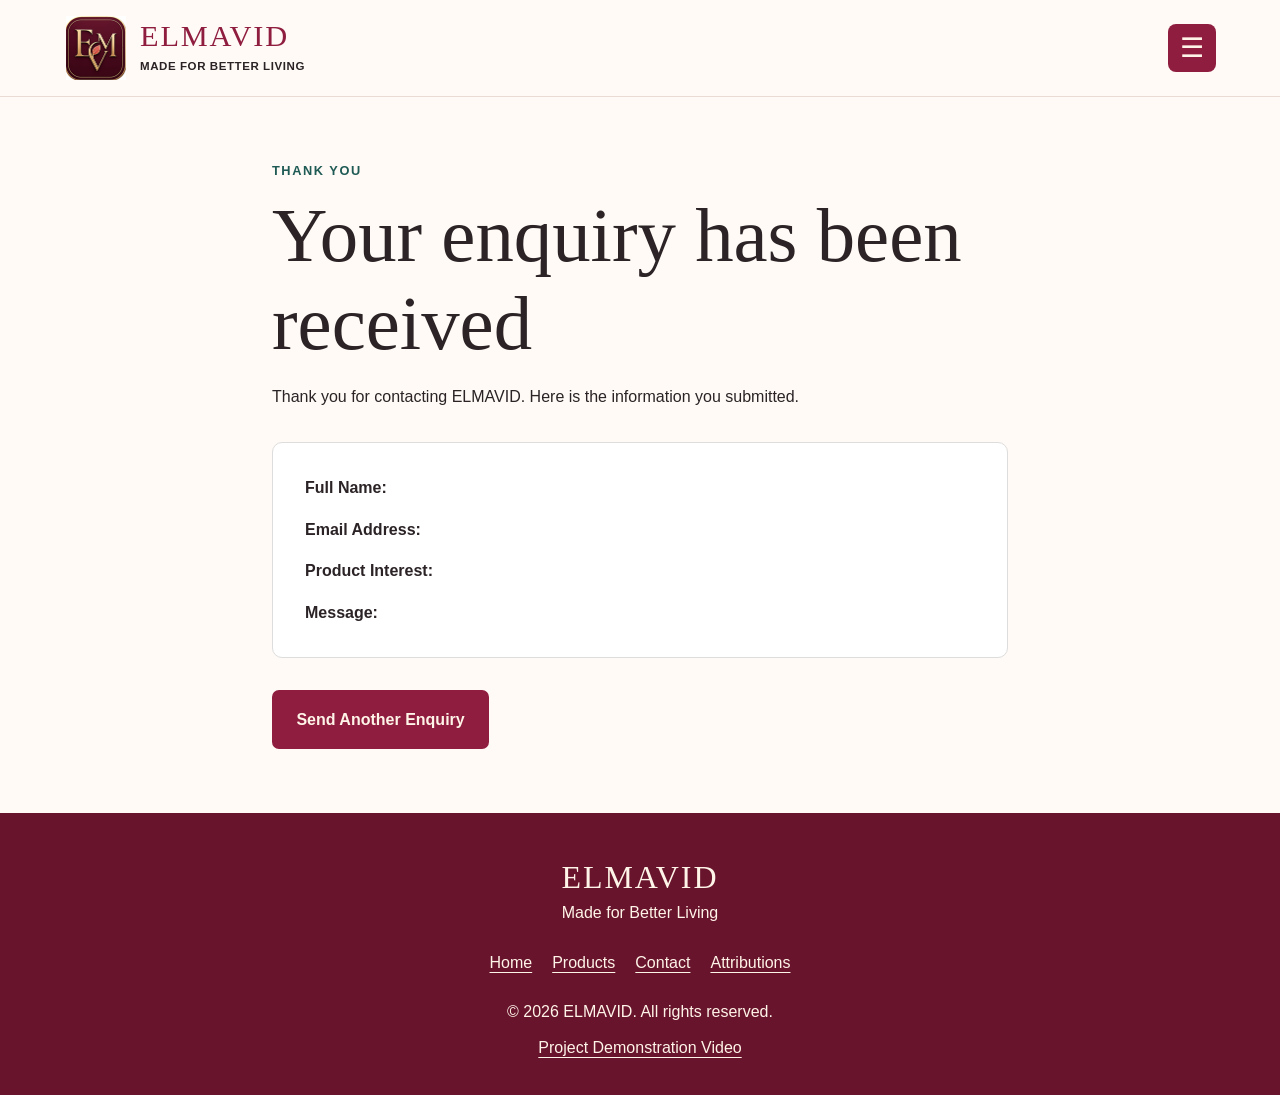
<file: chamber/finalproject/form-action.html>
<!DOCTYPE html>
<html lang="en">
<head>
    <meta charset="UTF-8">
    <meta name="viewport" content="width=device-width, initial-scale=1.0">

    <title>ELMAVID | Enquiry Received</title>

    <meta
        name="description"
        content="Confirmation page for ELMAVID product enquiries."
    >
    <meta name="author" content="Blessing Mweke">

    <link rel="icon" href="images/elmavid-favicon.png">
    <link rel="stylesheet" href="styles/elmavid.css">

    <script src="scripts/main.js" defer></script>
    <script src="scripts/form-action.js" defer></script>
</head>

<body>
   <header>
        <a class="brand" href="index.html" aria-label="ELMAVID home">
    <img
        src="images/elmavid-favicon.png"
        alt=""
        width="128"
        height="128"
    >

    <span class="brand-copy">
        <span class="brand-name">ELMAVID</span>
        <span class="brand-tagline">Made for Better Living</span>
    </span>
</a>

        <button
            id="menu-button"
            type="button"
            aria-label="Open navigation menu"
            aria-expanded="false"
            aria-controls="primary-navigation"
        >
            <span aria-hidden="true">&#9776;</span>
        </button>

        <nav id="primary-navigation" aria-label="Primary navigation">
            <a href="index.html">Home</a>
            <a href="products.html">Products</a>
            <a href="contact.html" class="active" aria-current="page">Contact</a>
        </nav>
    </header>

    <main id="main-content">
        <section class="form-action-section">
            <p class="eyebrow">THANK YOU</p>
            <h1>Your enquiry has been received</h1>

            <p class="confirmation-message">
                Thank you for contacting ELMAVID.
                Here is the information you submitted.
            </p>

            <div class="submitted-details">
                <p>
                    <strong>Full Name:</strong>
                    <span id="submitted-name"></span>
                </p>

                <p>
                    <strong>Email Address:</strong>
                    <span id="submitted-email"></span>
                </p>

                <p>
                    <strong>Product Interest:</strong>
                    <span id="submitted-product"></span>
                </p>

                <p>
                    <strong>Message:</strong>
                    <span id="submitted-message"></span>
                </p>
            </div>

            <a href="contact.html" class="primary-button">
                Send Another Enquiry
            </a>
        </section>
    </main>

     <footer>
        <div class="footer-brand">
            <p class="brand-name">ELMAVID</p>
            <p>Made for Better Living</p>
        </div>

        <nav aria-label="Footer navigation">
            <a href="index.html">Home</a>
            <a href="products.html">Products</a>
            <a href="contact.html">Contact</a>
            <a href="attributions.html">Attributions</a>
        </nav>

        <p>
            &copy; <span id="current-year"></span> ELMAVID.
            All rights reserved.
        </p>

        <p>
            <a href="#" id="video-link">Project Demonstration Video</a>
        </p>
    </footer>
</body>
</html>
</file>
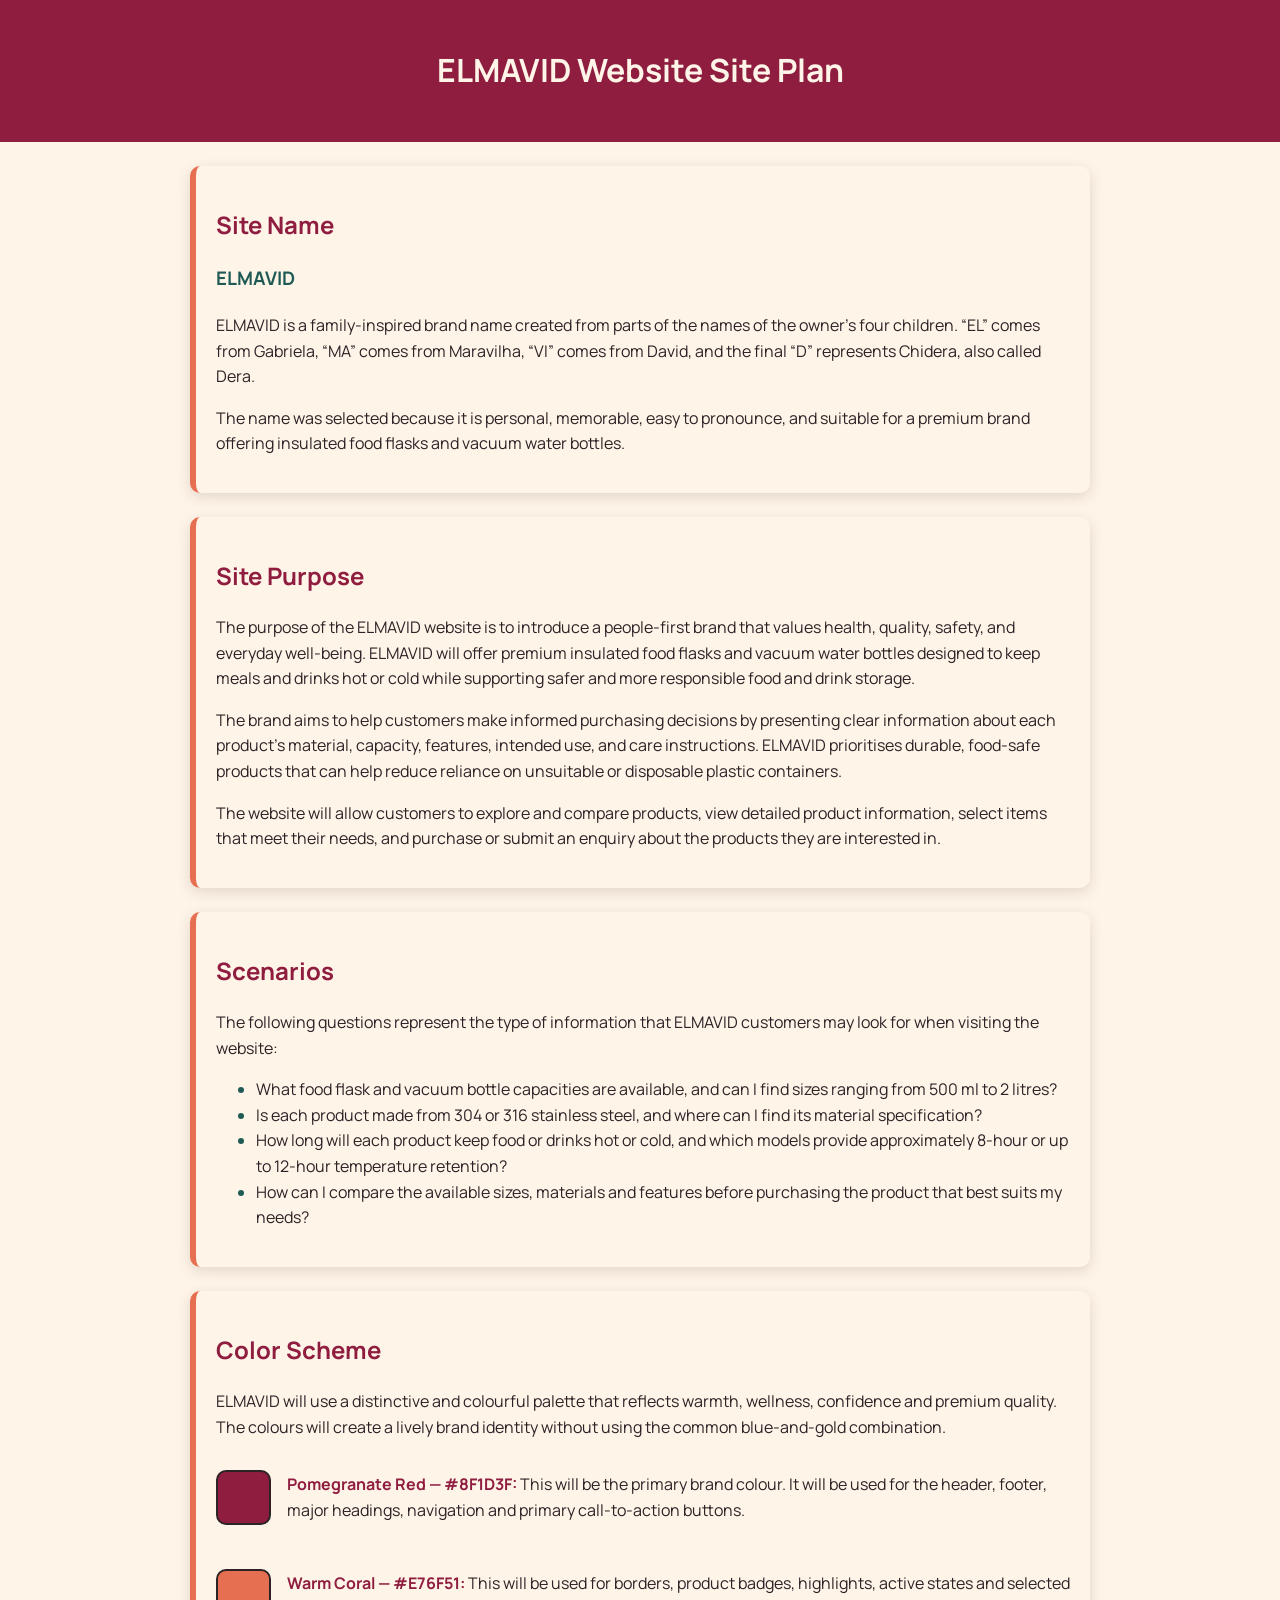
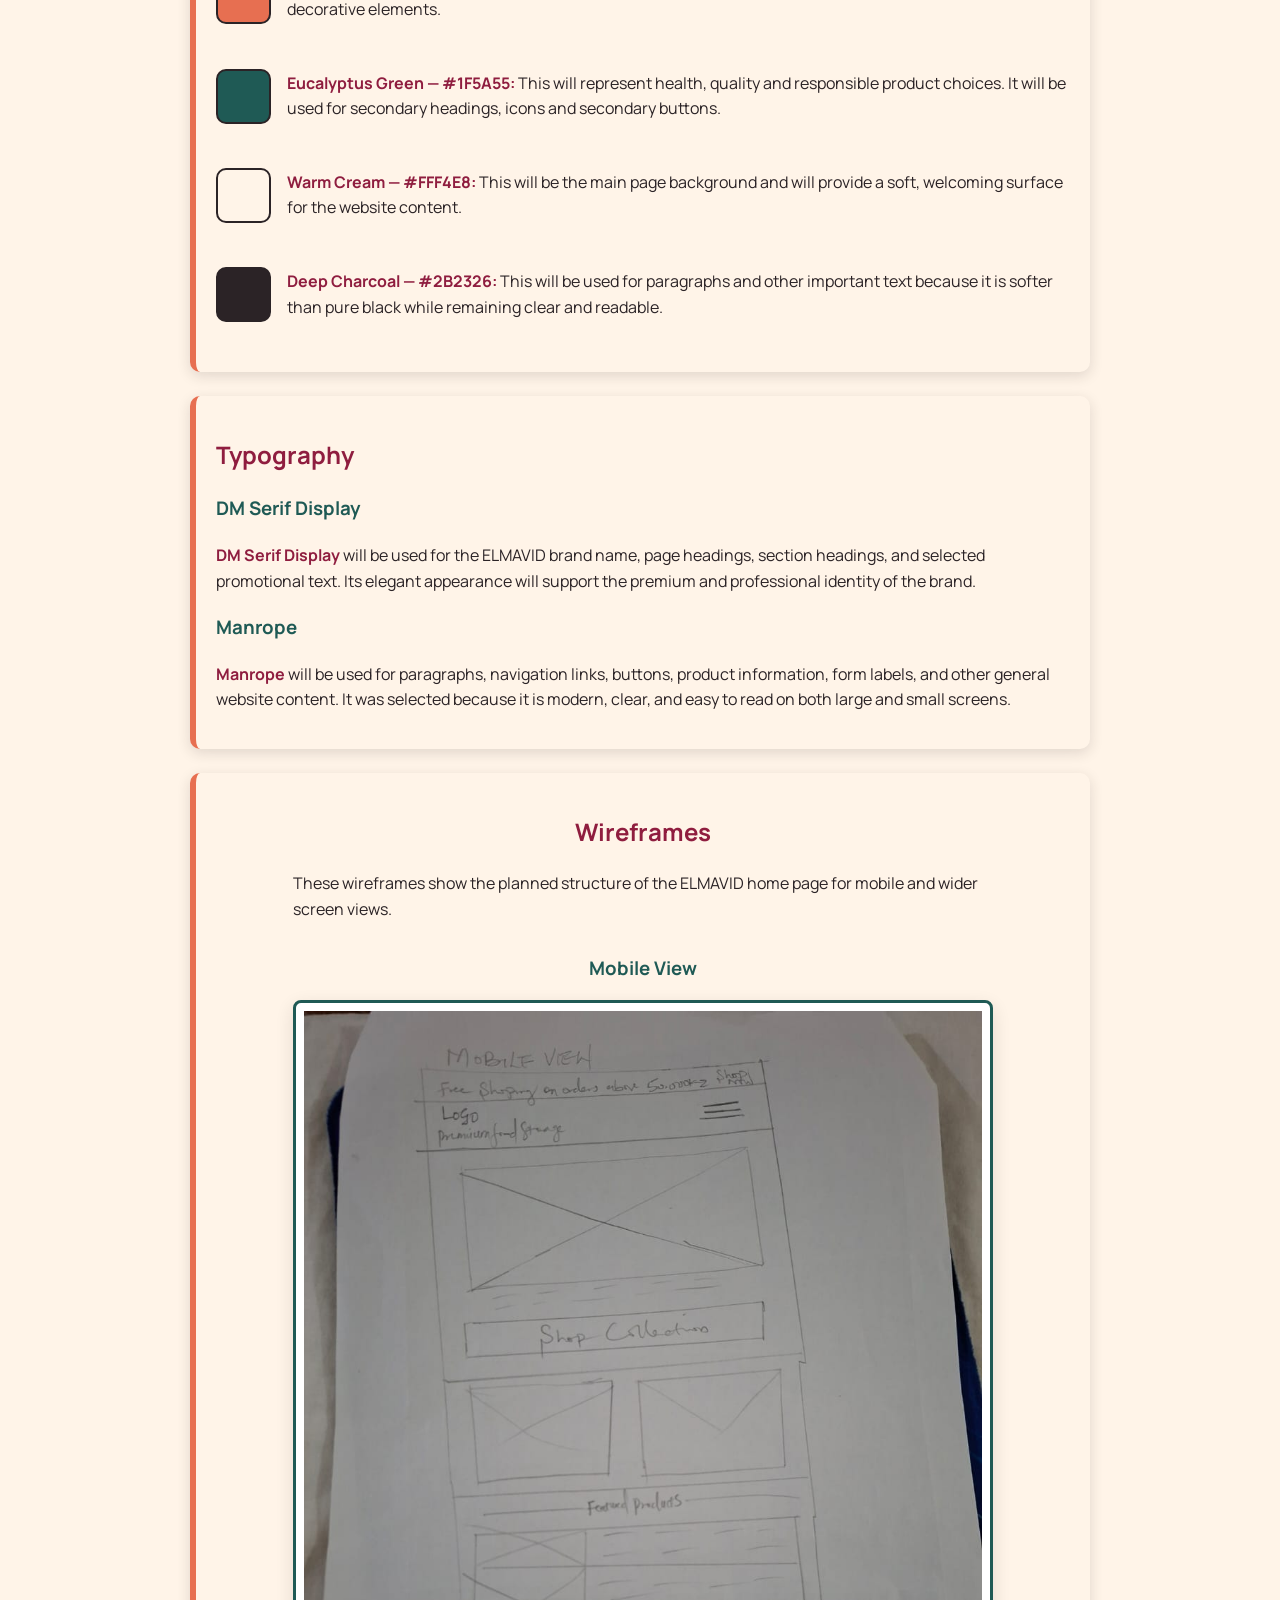
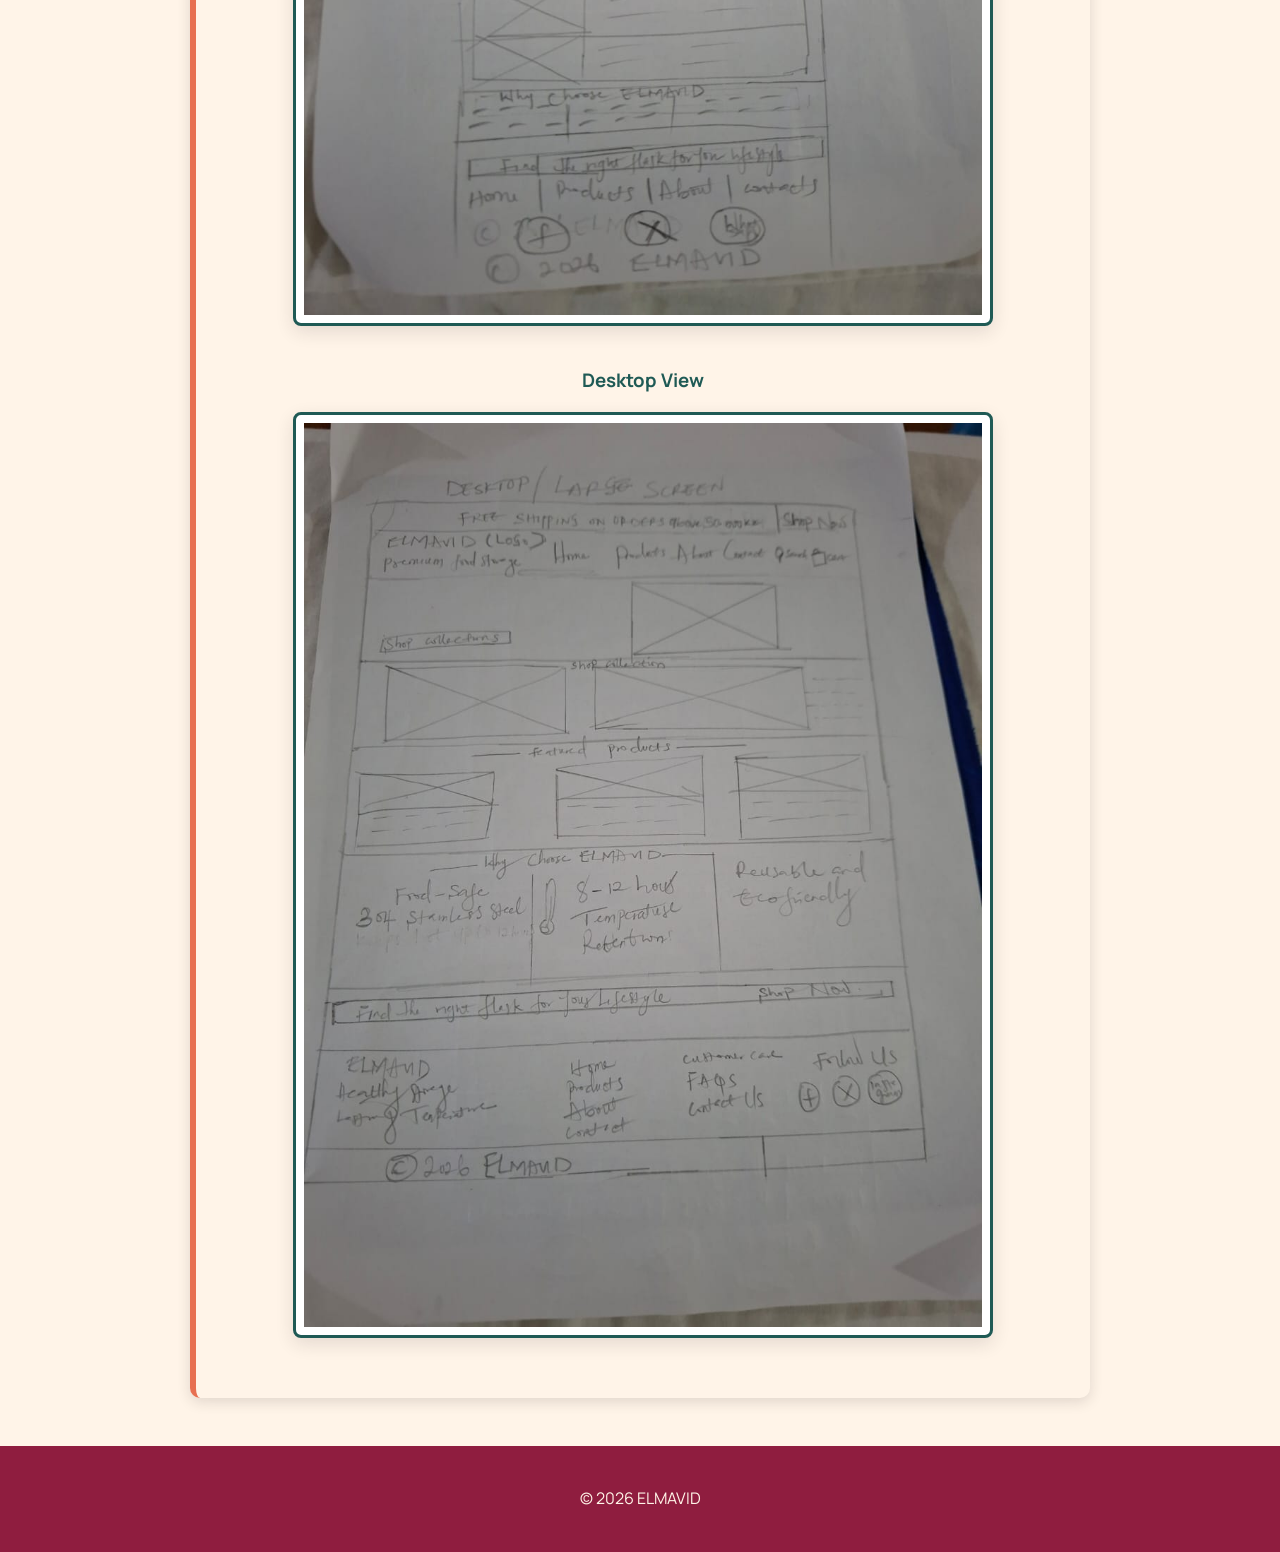
<file: chamber/finalproject/siteplan.html>
<!DOCTYPE html>
<html lang="en">
<head>
    <meta charset="UTF-8">
    <meta name="viewport" content="width=device-width, initial-scale=1.0">
    <meta
        name="description"
        content="Site plan for ELMAVID, a premium brand for insulated food flasks and vacuum bottles."
    >

    <meta name="author" content="Blessing Chinwe">

    <title>ELMAVID Website Site Plan</title>

    <link rel="preconnect" href="https://fonts.googleapis.com">
<link rel="preconnect" href="https://fonts.gstatic.com" crossorigin>
<link href="https://fonts.googleapis.com/css2?family=DM+Serif+Display&family=Manrope:wght@400;500;600;700&display=swap" rel="stylesheet">

<link rel="stylesheet" href="styles/siteplan.css">

</head>
<body>
   <header>
    <h1>ELMAVID Website Site Plan</h1>
</header>

<main>
    <section>
        <h2>Site Name</h2>

        <h3>ELMAVID</h3>

        <p>
            ELMAVID is a family-inspired brand name created from parts of the
            names of the owner's four children. “EL” comes from Gabriela,
            “MA” comes from Maravilha, “VI” comes from David, and the final
            “D” represents Chidera, also called Dera.
        </p>

        <p>
            The name was selected because it is personal, memorable, easy to
            pronounce, and suitable for a premium brand offering insulated
            food flasks and vacuum water bottles.
        </p>
    </section>

    <section>
    <h2>Site Purpose</h2>

    <p>
        The purpose of the ELMAVID website is to introduce a people-first
        brand that values health, quality, safety, and everyday well-being.
        ELMAVID will offer premium insulated food flasks and vacuum water
        bottles designed to keep meals and drinks hot or cold while supporting
        safer and more responsible food and drink storage.
    </p>

    <p>
        The brand aims to help customers make informed purchasing decisions
        by presenting clear information about each product's material,
        capacity, features, intended use, and care instructions. ELMAVID
        prioritises durable, food-safe products that can help reduce reliance
        on unsuitable or disposable plastic containers.
    </p>

    <p>
        The website will allow customers to explore and compare products,
        view detailed product information, select items that meet their needs,
        and purchase or submit an enquiry about the products they are
        interested in.
    </p>
</section>

<section id="scenarios">
    <h2>Scenarios</h2>

    <p>
        The following questions represent the type of information that
        ELMAVID customers may look for when visiting the website:
    </p>

    <ul>
        <li>
            What food flask and vacuum bottle capacities are available,
            and can I find sizes ranging from 500 ml to 2 litres?
        </li>

        <li>
            Is each product made from 304 or 316 stainless steel,
            and where can I find its material specification?
        </li>

        <li>
            How long will each product keep food or drinks hot or cold,
            and which models provide approximately 8-hour or up to
            12-hour temperature retention?
        </li>

        <li>
            How can I compare the available sizes, materials and features
            before purchasing the product that best suits my needs?
        </li>
    </ul>
</section>

<section id="color-scheme">
    <h2>Color Scheme</h2>

    <p>
        ELMAVID will use a distinctive and colourful palette that reflects
        warmth, wellness, confidence and premium quality. The colours will
        create a lively brand identity without using the common blue-and-gold
        combination.
    </p>

    <ul class="color-list">
        <li class="color-item">
            <span class="swatch pomegranate" aria-hidden="true"></span>
            <p>
                <strong>Pomegranate Red — #8F1D3F:</strong>
                This will be the primary brand colour. It will be used for
                the header, footer, major headings, navigation and primary
                call-to-action buttons.
            </p>
        </li>

        <li class="color-item">
            <span class="swatch coral" aria-hidden="true"></span>
            <p>
                <strong>Warm Coral — #E76F51:</strong>
                This will be used for borders, product badges, highlights,
                active states and selected decorative elements.
            </p>
        </li>

        <li class="color-item">
            <span class="swatch eucalyptus" aria-hidden="true"></span>
            <p>
                <strong>Eucalyptus Green — #1F5A55:</strong>
                This will represent health, quality and responsible product
                choices. It will be used for secondary headings, icons and
                secondary buttons.
            </p>
        </li>

        <li class="color-item">
            <span class="swatch cream" aria-hidden="true"></span>
            <p>
                <strong>Warm Cream — #FFF4E8:</strong>
                This will be the main page background and will provide a
                soft, welcoming surface for the website content.
            </p>
        </li>

        <li class="color-item">
            <span class="swatch charcoal" aria-hidden="true"></span>
            <p>
                <strong>Deep Charcoal — #2B2326:</strong>
                This will be used for paragraphs and other important text
                because it is softer than pure black while remaining clear
                and readable.
            </p>
        </li>
    </ul>
</section>

<section id="typography">
    <h2>Typography</h2>

    <h3 class="heading-font-example">DM Serif Display</h3>

    <p>
        <strong>DM Serif Display</strong> will be used for the ELMAVID
        brand name, page headings, section headings, and selected
        promotional text. Its elegant appearance will support the
        premium and professional identity of the brand.
    </p>

    <h3 class="body-font-example">Manrope</h3>

    <p class="body-font-example">
        <strong>Manrope</strong> will be used for paragraphs, navigation
        links, buttons, product information, form labels, and other
        general website content. It was selected because it is modern,
        clear, and easy to read on both large and small screens.
    </p>
</section>

<section id="wireframes">
    <h2>Wireframes</h2>

    <p>
        These wireframes show the planned structure of the ELMAVID home
        page for mobile and wider screen views.
    </p>

    <h3>Mobile View</h3>

    <img
        src="images/elmavid-wireframes-mobile.jpeg"
        alt="Hand-drawn mobile wireframe for the ELMAVID home page"
        width="960"
        height="1280"
        loading="lazy"
    >

    <h3>Desktop View</h3>

    <img
        src="images/elmavid-wireframe-desktop.jpeg"
        alt="Hand-drawn desktop wireframe for the ELMAVID home page"
        width="960"
        height="1280"
        loading="lazy"
    >
</section>
</main>

<footer>
    <p>&copy; 2026 ELMAVID</p>
</footer> 
</body>
</html>
</file>
<file: styles/small.css>
* {
    box-sizing: border-box;
}

body {
    margin: 0;
    font-family: "Inter", Arial, sans-serif;
    line-height: 1.5;
    background-color: #f5f7fa;
    color: #222;
}

header,
nav,
main,
footer {
    max-width: 1200px;
    margin: 0 auto;
}

header {
    background-color: #1f2937;
    color: white;
    padding: 1rem;
    display: flex;
    align-items: center;
    justify-content: space-between;
}

header span {
    font-size: 1.2rem;
    font-weight: 700;
}

#menu {
    display: block;
    font-size: 1.8rem;
    background: none;
    border: none;
    color: white;
    cursor: pointer;
}

#menu::before {
    content: "☰";
}
#menu.open::before {
    content: "X";
}
nav {
    display: flex;
    flex-direction: column;
    background-color: #374151;
}

nav a {
    color: white;
    text-decoration: none;
    padding: 1rem;
    border-top: 1px solid #4b5563;
}
nav a.active {
    background-color: #111827;
    color: white;
    font-weight: bold;
}

nav a:hover {
    background-color: #111827;
}

main {
    padding: 1rem;
}

section {
    background-color: white;
    margin-bottom: 1rem;
    padding: 1rem;
    border: 1px solid #ddd;
}

h1,
h2 {
    margin-top: 0;
}

img {
    max-width: 100%;
    height: auto;
}
.social {
    display: flex;
    justify-content: center;
    gap: 1rem;
    margin-bottom: 1rem;
}

.social img {
    width: 32px;
    height: 32px;
    background-color: white;
    padding: 0.25rem;
    border-radius: 4px;
}

#course-buttons {
    display: grid;
    grid-template-columns: repeat(3, 1fr);
    gap: 0.75rem;
    margin-bottom: 0.75rem;
}

#course-buttons button {
    padding: 0.5rem;
    border: 1px solid #555;
    border-radius: 4px;
    background-color: #e5e7eb;
    font-weight: 600;
    cursor: pointer;
}

#course-list {
    display: grid;
    gap: 0.6rem;
    margin-top: 1rem;
}

.course-card {
  padding: 0.7rem;
  text-align: center;
  background-color: #9a3412;
  color: #ffffff;
  border-radius: 5px;
  font-weight: 700;
}

.course-card.completed {
  background-color: #e8e3c6;
  color: #111827;
}

.course-card.completed::before {
  content: "✓ ";
}


footer {
    text-align: center;
    background-color: #1f2937;
    color: white;
    padding: 1rem;
}

footer a {
    color: white;
}
</file>
<file: styles/larger.css>
@media screen and (min-width: 768px) {
    #menu {
        display: none;
    }

    nav {
        display: flex;
        flex-direction: row;
        justify-content: flex-start;
        padding-left: 1rem;
    }

    nav a {
        border-top: none;
        padding: 1rem 2rem;
    }
    nav a.active {
  background-color: #111827;
  color: white;
  font-weight: bold;
}
    

    main {
        display: grid;
        grid-template-columns: 2fr 1fr;
        gap: 1rem;
    }

    main h1 {
        grid-column: 1 / 3;
    }

    main section:nth-of-type(3) {
        grid-column: 1 / 3;
    }
}
</file>
<file: chamber/finalproject/styles/elmavid.css>
:root {
    --pomegranate: #8f1d3f;
    --pomegranate-dark: #68142d;
    --coral: #e76f51;
    --eucalyptus: #1f5a55;
    --cream: #fff4e8;
    --soft-cream: #fffaf5;
    --charcoal: #2b2326;
    --white: #ffffff;
    --border: #e7d8cd;
    --shadow: 0 10px 30px rgba(43, 35, 38, 0.12);
    --max-width: 1200px;
}

* {
    box-sizing: border-box;
}

html {
    scroll-behavior: smooth;
}

body {
    margin: 0;
    background-color: var(--soft-cream);
    color: var(--charcoal);
    font-family: "Manrope", sans-serif;
    font-size: 1rem;
    line-height: 1.6;
}

img {
    display: block;
    width: 100%;
    height: auto;
}

a {
    color: inherit;
}

button,
input,
select,
textarea {
    font: inherit;
}

h1,
h2,
h3 {
    margin-top: 0;
    font-family: "DM Serif Display", serif;
    font-weight: 400;
    line-height: 1.15;
}

h1 {
    font-size: clamp(2.4rem, 7vw, 4.8rem);
}

h2 {
    font-size: clamp(2rem, 5vw, 3.25rem);
}

h3 {
    font-size: 1.5rem;
}

p {
    margin-top: 0;
}

a:focus-visible,
button:focus-visible,
input:focus-visible,
select:focus-visible,
textarea:focus-visible {
    outline: 3px solid var(--coral);
    outline-offset: 4px;
}

/* Header and navigation */

header {
    position: relative;
    z-index: 10;
    display: grid;
    grid-template-columns: 1fr auto;
    align-items: center;
    gap: 1rem;
    padding: 1rem 5%;
    background-color: #fffaf6;
    border-bottom: 1px solid #eadbd4;
}

.brand {
    display: inline-flex;
    flex-direction: row;
    align-items: center;
    gap: 0.75rem;
    width: fit-content;
    text-decoration: none;
}
.brand img {
    display: block;
    width: 64px;
    height: 64px;
    object-fit: contain;
    flex-shrink: 0;
}

.brand-copy {
    display: flex;
    flex-direction: column;
}



.brand-name {
    color: var(--pomegranate);
    font-family: "DM Serif Display", serif;
    font-size: 1.9rem;
    line-height: 1;
    letter-spacing: 0.06em;
}

.brand-tagline {
    margin-top: 0.35rem;
    color: var(--charcoal);
    font-size: 0.72rem;
    font-weight: 600;
    letter-spacing: 0.05em;
    text-transform: uppercase;
}

#menu-button {
    display: inline-grid;
    place-items: center;
    width: 48px;
    height: 48px;
    padding: 0;
    color: var(--cream);
    background-color: var(--pomegranate);
    border: 0;
    border-radius: 8px;
    cursor: pointer;
}

#menu-button span {
    font-size: 1.7rem;
    line-height: 1;
}

#primary-navigation {
    display: none;
    grid-column: 1 / -1;
    flex-direction: column;
    gap: 0.35rem;
    padding-top: 0.75rem;
}

#primary-navigation.open {
    display: flex;
}

#primary-navigation a {
    padding: 0.85rem 1rem;
    color: var(--charcoal);
    font-weight: 600;
    text-decoration: none;
    border-radius: 6px;
}

#primary-navigation a:hover {
    background-color: rgba(143, 29, 63, 0.1);
}

#primary-navigation a.active,
#primary-navigation a[aria-current="page"] {
    color: var(--cream);
    background-color: var(--pomegranate);
}

/* Main sections */

main {
    overflow: hidden;
}

main > section {
    padding: 4.5rem 5%;
}

main > section > *,
.hero > * {
    max-width: var(--max-width);
}
.hero-image {
    width: 100%;
    height: 330px;
    overflow: hidden;
    margin: 0 auto;
    background:
        radial-gradient(
            circle at top right,
            rgba(231, 111, 81, 0.42),
            transparent 40%
        ),
        linear-gradient(
            145deg,
            var(--eucalyptus),
            var(--pomegranate)
        );
    border-radius: 24px 70px 24px 70px;
    box-shadow: var(--shadow);
}

.hero-image img {
    width: 100%;
    height: 100%;
    display: block;
    object-fit: cover;
}

.eyebrow {
    margin-bottom: 0.65rem;
    color: var(--eucalyptus);
    font-size: 0.8rem;
    font-weight: 700;
    letter-spacing: 0.12em;
    text-transform: uppercase;
}

.section-heading {
    max-width: 720px;
    margin: 0 auto 2.5rem;
    text-align: center;
}

.section-heading h2 {
    margin-bottom: 1.5rem;
    color: var(--pomegranate);
}
.products-intro {
    padding: 3rem 1.5rem 2rem;
}

.products-section {
    padding: 2rem 1.5rem 4rem;
}
/* Hero */

.hero {
    display: grid;
    gap: 2rem;
    align-items: center;
    min-height: 620px;
    background:
        linear-gradient(
            135deg,
            rgba(255, 244, 232, 0.98),
            rgba(231, 111, 81, 0.14)
        );
}

.hero-content {
    margin: 0 auto;
}

.hero-content h1 {
    max-width: 760px;
    margin-bottom: 1.2rem;
    color: var(--pomegranate);
}

.hero-content > p:not(.eyebrow) {
    max-width: 650px;
    margin-bottom: 1.8rem;
    font-size: 1.08rem;
}


.primary-button {
    display: inline-block;
    padding: 0.9rem 1.4rem;
    color: var(--cream);
    background-color: var(--pomegranate);
    font-weight: 700;
    text-align: center;
    text-decoration: none;
    border: 2px solid var(--pomegranate);
    border-radius: 7px;
    transition:
        background-color 0.2s ease,
        color 0.2s ease,
        transform 0.2s ease;
}

.primary-button:hover {
    color: var(--cream);
    background-color: var(--pomegranate-dark);
    border-color: var(--pomegranate-dark);
    transform: translateY(-2px);
}

/* Collections */

.collections {
    background-color: var(--white);
    padding: 3rem 5%;
}

.collection-grid {
    display: grid;
    gap: 1.5rem;
    max-width: var(--max-width);
    margin: 0 auto;
}

.collection-card {
    overflow: hidden;
    padding: 1.25rem;
    background-color: var(--cream);
    border: 1px solid var(--border);
    border-radius: 18px;
    box-shadow: var(--shadow);
}

 .collection-image {
    width: 100%;
    height: 280px;
    margin-bottom: 1.25rem;
    overflow: hidden;
    background: #f3eee8;
    border-radius: 12px;
}

.collection-image img {
    width: 100%;
    height: 100%;
    display: block;
    object-fit: contain;
}
.collection-card h3 {
    margin-bottom: 0.65rem;
    color: var(--pomegranate);
}

.collection-card a {
    display: inline-block;
    margin-top: 0.5rem;
    color: var(--eucalyptus);
    font-weight: 700;
    text-underline-offset: 4px;
}

/* Featured products */

#featured-products {
    display: grid;
    grid-template-columns: repeat(3, 1fr);
    gap: 1.25rem;
    max-width: var(--max-width);
    margin: 0 auto;
}

#featured-products article {
    background-color: #faf8f5;
    border: 1px solid #e7dfd8;
    border-radius: 14px;
    overflow: hidden;
    box-shadow: var(--shadow);
}

#featured-products img {
    width: 100%;
    height: 180px;
    object-fit: contain;
    display: block;
    background-color: #f4efe8;
    padding: 0.75rem;
}
.featured-action {
    text-align: center;
    margin-top: 1.5rem;
}
#featured-products h3 {
    margin: 0.35rem 1rem 0.45rem;
    line-height: 1.25;
}

#featured-products p {
    margin: 0.25rem 1rem;
}

#featured-products article > p:last-child {
    margin-bottom: 1rem;
}
.product-grid {
    display: grid;
    gap: 1.5rem;
    max-width: var(--max-width);
    margin: 0 auto;
}

.product-card {
    overflow: hidden;
    background-color: var(--white);
    border: 1px solid var(--border);
    border-radius: 16px;
    box-shadow: var(--shadow);
    display: flex;
    flex-direction: column;
    height: 100%;
}

.product-card img {
    width: 100%;
    height: 280px;
    object-fit: contain;
    display: block;
    padding: 1rem;
    background-color: #f4efe8;
}
.product-card-content {
    padding: 1.25rem;
    background-color: #faf8f5;
    border-top: 1px solid #e7dfd8;
}

.product-card h3 {
    margin-bottom: 0.5rem;
    color: var(--pomegranate);
    min-height: 3rem;
}

.product-card p {
    margin-bottom: 0.5rem;
}
.product-details-button {
    margin-top: auto;
    align-self: flex-start;
}
.product-price {
    color: var(--eucalyptus);
    font-size: 1.15rem;
    font-weight: 700;
}

.product-controls {
    display: flex;
    flex-wrap: wrap;
    gap: 1rem;
    align-items: end;
    margin: 1.5rem auto 2rem;
    max-width: var(--max-width);
    margin-bottom: 2.5rem;
}

.control-group {
    display: flex;
    flex-direction: column;
    gap: 0.4rem;
}

.product-controls label {
    font-weight: 600;
}

.product-controls select,
.product-controls input {
    min-width: 220px;
    padding: 0.75rem 1rem;
    border: 1px solid #e7dfd8;
    border-radius: 10px;
    background-color: #faf8f5;
    font: inherit;
}

.product-controls select:focus,
.product-controls input:focus {
    outline: 2px solid var(--pomegranate);
    outline-offset: 2px;
}

/* Brand values */

.brand-values {
    color: var(--cream);
    background-color: var(--eucalyptus);
}

.brand-values .eyebrow,
.brand-values .section-heading h2 {
    color: var(--cream);
}

.values-grid {
    display: grid;
    gap: 1.25rem;
    max-width: var(--max-width);
    margin: 0 auto;
}

.values-grid article {
    padding: 1.5rem;
    color: var(--charcoal);
    background-color: var(--cream);
    border-top: 6px solid var(--coral);
    border-radius: 12px;
}

.values-grid h3 {
    margin-bottom: 0.55rem;
    color: var(--pomegranate);
}
.value-card {
    transition: transform 0.25s ease, box-shadow 0.25s ease;
    cursor: pointer;
}

.value-card.active {
    transform: scale(1.06);
    box-shadow: 0 12px 30px rgba(0, 0, 0, 0.18);
    z-index: 2;
}

/* Call to action */

.call-to-action {
    display: flex;
    flex-direction: column;
    gap: 1.5rem;
    align-items: flex-start;
    justify-content: space-between;
    color: var(--charcoal);
    background-color: var(--cream);
}

.call-to-action h2 {
    margin-bottom: 0;
    color: var(--pomegranate);
}

/* Footer */

footer {
    padding: 3rem 5% 1.5rem;
    color: var(--cream);
    background-color: var(--pomegranate-dark);
    text-align: center;
}

.footer-brand {
    margin-bottom: 1.5rem;
}

footer .brand-name {
    margin-bottom: 0.45rem;
    color: var(--cream);
    font-size: 2rem;
}

footer nav {
    display: flex;
    flex-wrap: wrap;
    gap: 0.75rem 1.25rem;
    justify-content: center;
    margin-bottom: 1.5rem;
}

footer nav a,
footer > p a {
    color: var(--cream);
    text-underline-offset: 4px;
}

footer > p {
    margin-bottom: 0.65rem;
}
.social-links {
    display: flex;
    justify-content: center;
    align-items: center;
    gap: 1.25rem;
    margin: 1rem 0;
}

.social-links a {
    display: inline-flex;
    align-items: center;
    justify-content: center;
    width: 42px;
    height: 42px;
    border-radius: 50%;
    transition: transform 0.2s ease;
}

.social-links img {
    width: 30px;
    height: 30px;
    display: block;
}

.social-links a:hover {
    transform: translateY(-3px);
}





/* Reduced motion accessibility */

@media (prefers-reduced-motion: reduce) {
    html {
        scroll-behavior: auto;
    }

    .primary-button {
        transition: none;
    }
}

/* =========================
   Contact Page
========================= */

.contact-hero {
    padding: 2rem 2rem 0.5rem;
}

.contact-section {
    padding: 0.4rem 2rem 2.5rem;
    display: grid;
    grid-template-columns: 1fr 1.2fr;
    gap: 3rem;
    align-items: start;
}

.contact-hero h1 {
    font-size: clamp(2.6rem, 5vw,4.8rem);
    margin: 0.35rem 0 0.65rem;
    line-height: 1.05;
}

.contact-hero p {
    margin: 0;
    max-width: 720px;
}

.contact-info {
    max-width: 500px;
}

.contact-info .eyebrow {
    margin-bottom: 0.35rem;
}

.contact-info h2 {
    margin: 0 0 0.65rem;
}

.contact-info p {
    margin: 0;
    line-height: 1.6;
}

.contact-form {
    display: grid;
    gap: 1rem;
    background-color: #faf8f5;
    border: 1px solid #e7dfd8;
    border-radius: 16px;
    padding: 1.5rem;
    box-shadow: var(--shadow);
}

.contact-form label {
    font-weight: 600;
}

.contact-form input,
.contact-form select,
.contact-form textarea {
    width: 100%;
    padding: 0.85rem 1rem;
    border: 1px solid #e7dfd8;
    border-radius: 10px;
    background-color: #ffffff;
    font: inherit;
}
.contact-form input:focus,
.contact-form select:focus,
.contact-form textarea:focus {
    outline: 2px solid var(--pomegranate);
    outline-offset: 2px;
}

.contact-form textarea {
    resize: vertical;
}

.contact-form button {
    width: fit-content;
    margin-top: 0.5rem;
}

/* Contact page on small screens */
@media (max-width: 700px) {
    .contact-section {
        grid-template-columns: 1fr;
        gap: 1.5rem;
        padding: 0.75rem 1rem 2rem;
    }

    .contact-hero {
        padding: 1.5rem 1rem 0.75rem;
    }
}

/* =========================
   Form Action Page
========================= */

.form-action-section {
    max-width: 800px;
    margin: 0 auto;
    padding: 4rem 2rem;
}

.form-action-section h1 {
    margin-bottom: 1rem;
}

.confirmation-message {
    margin-bottom: 2rem;
}

.submitted-details {
    padding: 2rem;
    margin-bottom: 2rem;
    border: 1px solid #ddd;
    border-radius: 10px;
    background: #fff;
}

.submitted-details p {
    margin-bottom: 1rem;
}

.submitted-details p:last-child {
    margin-bottom: 0;
}

@media (max-width: 700px) {
    .form-action-section {
        padding: 2rem 1rem;
    }
}
</file>
<file: chamber/finalproject/styles/responsive.css>
@media screen and (min-width: 700px) {
    header {
        padding-inline: 6%;
    }

    .hero {
        grid-template-columns: 1.05fr 0.95fr;
        padding-inline: 6%;
    }

    .collection-grid {
        grid-template-columns: repeat(2, 1fr);
    }

    .product-grid {
        grid-template-columns: repeat(2, 1fr);
    }

    .values-grid {
        grid-template-columns: repeat(2, 1fr);
    }

    .call-to-action {
        flex-direction: row;
        align-items: center;
    }
}

/* Desktop navigation and layout */

@media screen and (min-width: 900px) {
    header {
        grid-template-columns: auto 1fr;
        padding-inline: max(6%, calc((100% - var(--max-width)) / 2));
    }

    #menu-button {
        display: none;
    }

    #primary-navigation,
    #primary-navigation.open {
        display: flex;
        grid-column: auto;
        flex-direction: row;
        gap: 0.35rem;
        justify-content: flex-end;
        padding-top: 0;
    }

    #primary-navigation a {
        padding: 0.7rem 1rem;
    }

    main > section {
        padding: 6rem max(6%, calc((100% - var(--max-width)) / 2));
    }

    .hero {
        padding-inline: max(6%, calc((100% - var(--max-width)) / 2));
    }

    .product-grid {
        grid-template-columns: repeat(3, 1fr);
    }

    .values-grid {
        grid-template-columns: repeat(4, 1fr);
    }
}

@media screen and (min-width: 1100px) {
    .hero-image {
        min-height: 470px;
    }
}
</file>
<file: chamber/styles/small.css>
:root {
  --primary-color: #011c41;
  --secondary-color: #d9a441;
  --accent-color: #1fa9e5;
  --background-color: #f4f6f8;
  --card-color: #ffffff;
  --text-color: #222222;
}

* {
  box-sizing: border-box;
}

body {
  margin: 0;
  font-family: "Montserrat", sans-serif;
  background-color: var(--background-color);
  color: var(--text-color);
  min-height: 100vh;
  display: flex;
  flex-direction: column;
}
h1,
h2,
h3 {
  font-family: "Montserrat", sans-serif;
  font-weight: 700;
}
header {
  background-color: var(--primary-color);
  color: white;
  padding: 1rem;
}

.header-top {
  display: flex;
  align-items: center;
  justify-content: space-between;
  gap: 1rem;
}

.site-branding {
  display: flex;
  align-items: center;
  gap: 0.75rem;
  min-width: 0;
}

.site-branding span {
  font-size: 1rem;
  line-height: 1.2;
}

.logo {
  width: 60px;
  height: 60px;
  object-fit: contain;
  flex-shrink: 0;
}

.header-controls {
  display: flex;
  align-items: center;
  gap: 0.5rem;
  flex-shrink: 0;
}

#theme-toggle,
#menu {
  border: none;
  background: transparent;
  color: white;
  cursor: pointer;
}

#theme-toggle {
  font-size: 2rem;
}

#menu {
  font-size: 2rem;
  margin: 0;
}

nav {
  display: none;
  flex-direction: column;
  margin-top: 1rem;
}

nav.open {
  display: flex;
}

nav a {
  display: block;
  padding: 0.8rem;
  color: white;
  text-decoration: none;
}
h1 {
  color: var(--primary-color);
  margin-bottom: 1rem;
}

.view-options {
  text-align: center;
  margin-bottom: 1rem;
}

.view-options button {
  padding: 0.5rem 1rem;
  margin: 0.25rem;
  border: 1px solid var(--primary-color);
  background-color: white;
  color: var(--primary-color);
  font-weight: 600;
  cursor: pointer;
}

.view-options button:hover {
  background-color: var(--secondary-color);
  color: var(--primary-color);
}
.view-options button.active-view {
  background-color: var(--secondary-color);
  color: var(--primary-color);
  border: 2px solid var(--primary-color);
  font-weight: 700;
}
#members {
  display: grid;
  grid-template-columns: 1fr;
  gap: 1rem;
}

.member-card {
  background-color: var(--card-color);
  border: 1px solid #d9dee8;
  border-radius: 8px;
  padding: 1rem;
  box-shadow: 0 2px 6px rgba(0, 0, 0, 0.15);
}

.member-card img {
    display: block;
    width: 100%;
    max-width: 240px;
    height: 150px;
    object-fit: cover;
    margin: 0 auto 1rem;
}

.member-card h2 {
  color: var(--primary-color);
  margin-bottom: 1rem;
}
.member-card p {
    font-weight: 450;
}
.member-card a {
  color: var(--primary-color);
  font-weight: 700;
}

#members.list {
  display: block;
}

#members.list .member-card {
    display: block;
    width: 100%;
    min-height: 0;
    padding: 0.75rem 1rem;
    margin: 0;
    border-radius: 0;
    box-shadow: none;
}

#members.list .member-card img {
    display: none;
}
/* Chamber home page */

main {
  padding: 1rem;
  flex: 1;
}

.hero {
  position: relative;
  margin-bottom: 1.5rem;
}

.hero img {
  width: 100%;
  height: auto;
  display: block;
  object-fit: cover;
}

.hero-content {
  padding: 1rem;
  background-color: var(--card-color);
}

.hero-content h2 {
  margin-top: 0;
}

.join-button {
  display: inline-block;
  margin-top: 0.5rem;
  padding: 0.75rem 1rem;
  background-color: var(--secondary-color);
  color: var(--primary-color);
  font-weight: 700;
  text-decoration: none;
  border-radius: 6px;
}

.home-information {
  display: grid;
  grid-template-columns: 1fr;
  gap: 1rem;
}

.events,
.weather,
.forecast,
.spotlights {
  background-color: var(--card-color);
  border: 1px solid #d9dee8;
  border-radius: 8px;
  padding: 1rem;
  box-shadow: 0 2px 6px rgb(0 0 0 / 15%);
}

.current-weather {
  display: flex;
  align-items: center;
  gap: 1rem;
}

#forecast-container {
  display: grid;
  grid-template-columns: 1fr;
  gap: 0.75rem;
}

#spotlight-container {
  display: grid;
  grid-template-columns: 1fr;
  gap: 1rem;
}

.spotlight-card {
  background-color: var(--card-color);
  border: 1px solid #d9dee8;
  border-radius: 8px;
  padding: 1rem;
  text-align: center;
}

.spotlight-card img {
  width: 100%;
  max-width: 250px;
  height: auto;
  display: block;
  margin: 0 auto 1rem;
}

.forecast-card {
  padding: 1rem;
  text-align: center;
  background-color: var(--background-color);
  border: 1px solid #d9dee8;
  border-radius: 6px;
}
footer {
  background-color: #071b46;
  color: white;
  padding: 1.5rem;
  text-align: center;
}

.footer-contact,
.footer-social,
.footer-information {
  margin-bottom: 1rem;
}

.footer-contact p,
.footer-information p {
  margin: 0.25rem 0;
}

.footer-social {
  display: flex;
  justify-content: center;
  align-items: center;
  gap: 0.75rem;
}

.footer-social img {
  width: 40px;
  height: 40px;
  display: block;
}

.footer-social a {
  display: inline-block;
  line-height: 0;
}

.footer-social img:hover {
  opacity: 0.8;
}

/* Add this new section */
.footer-information a,
.footer-information a:visited {
  color: #f4b942;
  font-weight: 700;
  text-decoration: underline;
  text-underline-offset: 3px;
}

.footer-information a:hover,
.footer-information a:focus-visible {
  color: #ffffff;
}
.join-section {
    background-color: #f7f8fb;
    padding: 1.5rem;
    border-radius: 12px;
}
.join-section form {
    display: flex;
    flex-direction: column;
    gap: 1.25rem;
}

.join-section fieldset {
    border: 1px solid #ccc;
    border-radius: 8px;
    padding: 1rem;
}

.join-section legend {
    font-weight: 700;
    padding: 0 0.4rem;
}

.join-section label {
    display: flex;
    flex-direction: column;
    gap: 0.35rem;
    margin-bottom: 1rem;
}

.join-section input,
.join-section select,
.join-section textarea {
    width: 100%;
    box-sizing: border-box;
    padding: 0.7rem;
    font: inherit;
    border: 1px solid #b8b8b8;
    border-radius: 6px;
    background-color: #fff;
}

.join-section textarea {
    min-height: 120px;
    resize: vertical;
}

.join-section input[type="submit"] {
    width: 100%;
    padding: 0.85rem;
    border: none;
    border-radius: 6px;
    background-color: var(--secondary-color);
    color: #081f3d;
    font-weight: 700;
    cursor: pointer;
    transition: transform 0.2s ease, box-shadow 0.2s ease;
}

.join-section input[type="submit"]:hover {
    transform: translateY(-2px);
    box-shadow: 0 4px 10px rgba(0, 0, 0, 0.18);
}
.join-section input:focus,
.join-section select:focus,
.join-section textarea:focus {
    outline: 2px solid var(--secondary-color);
    border-color: var(--secondary-color);
}
.membership-levels {
    margin-top: 2rem;
}

.membership-levels h2 {
    text-align: center;
    margin-bottom: 1.25rem;
    position: relative;
}

.membership-levels h2::after {
    content: "";
    display: block;
    width: 55px;
    height: 3px;
    margin: 0.5rem auto 0;
    background-color: var(--secondary-color);
}

.membership-card {
    padding: 1.2rem 1rem;
    margin-bottom: 1rem;
    text-align: center;
    border: 1px solid #d6d6d6;
    border-left: 5px solid
    var(--secondary-color);
    border-radius: 12px;
    background-color: #ffffff;
    box-shadow: 0 3px 10px rgba(0,0,0,0.07);
    animation: fadeUp 0.7s ease-out both;
}

.membership-card h3 {
    margin-top: 0;
    margin-bottom: 0.75rem;
}
.membership-card:nth-of-type(2) {
    animation-delay: 0.15s;
}

.membership-card:nth-of-type(3) {
    animation-delay: 0.3s;
}

.membership-card:nth-of-type(4) {
    animation-delay: 0.45s;
}


@keyframes fadeUp {
    from {
        opacity: 0;
        transform: translateY(20px);
    }

    to {
        opacity: 1;
        transform: translateY(0);
    }
}
.learn-more {
    display: inline-block;
    padding: 0.55rem 1rem;
    border-radius: 6px;
    background-color: var(--secondary-color);
    color: #001437;
    text-decoration: none;
    font-weight: 700;
    transition: transform 0.2s ease, box-shadow 0.2s ease;
}

.learn-more:hover {
    transform: translateY(-2px);
    box-shadow: 0 3px 8px rgba(0, 0, 0, 0.18);
}
dialog {
    width: min(90%, 500px);
    border: none;
    border-radius: 10px;
    padding: 1.5rem;
}

dialog::backdrop {
    background-color: rgb(0 0 0 / 60%);
}

.close-modal {
    padding: 0.6rem 1rem;
    cursor: pointer;
}
.application-form {
    background: #ffffff;
    padding: 1.5rem;
    border-radius: 14px;
    box-shadow: 0 4px 14px rgba(0, 0, 0, 0.08);
}
.places-section {
  padding: 1rem;
}

.places-section > h2 {
  text-align: center;
  margin-bottom: 1.5rem;
}


.place-card {
  display: grid;
  grid-template-columns: minmax(0, 1fr);
  grid-template-areas:
    "card-title"
    "card-image"
    "card-address"
    "card-description"
    "card-button";
  gap: 0.8rem;

  background-color: #ffffff;
  border: 1px solid #d9dee8;
  border-radius: 10px;
  padding: 1rem;
  box-shadow: 0 3px 10px rgb(0 0 0 / 10%);
  overflow: hidden;
}

.place-card h2 {
  grid-area: card-title;
  margin: 0;
  color: #071b46;
}

.place-card figure {
  grid-area: card-image;
  margin: 0;
}

.place-card img {
  grid-area: card-image;
  display: block;
  width: 300px;
  max-width: 100%;
  height: 200px;
  object-fit: cover;
  border-radius: 6px;
  margin-inline: auto;
}

.place-card address {
  grid-area: card-address;
  margin: 0;
  font-style: normal;
  font-weight: 700;
}

.place-card p {
  grid-area: card-description;
  margin: 0;
  line-height: 1.5;
}

.place-card .place-learn-more {
  grid-area: card-button;
  justify-self: start;
}

.place-learn-more {
  width: 100%;
  border: none;
  border-radius: 999px;
  padding: 0.75rem 1.25rem;
  background-color: #d99a18;
  color: #071b46;
  font: inherit;
  font-weight: 700;
  cursor: pointer;
  box-shadow: 0 3px 8px rgb(0 0 0 / 18%);
  transition:
    transform 0.25s ease,
    box-shadow 0.25s ease,
    background-color 0.25s ease;
}

.place-learn-more:hover,
.learn-more:focus-visible {
  background-color: #071b46;
  color: #ffffff;
}

/* ==================================
   DISCOVER PAGE — SMALL SCREENS
   320px to 640px
================================== */

.places-grid {
  display: grid;
  grid-template-columns: minmax(0, 1fr);
  grid-template-areas:
    "one"
    "two"
    "three"
    "four"
    "five"
    "six"
    "seven"
    "eight";
  gap: 1.5rem;
}

.place-1 {
  grid-area: one;
}

.place-2 {
  grid-area: two;
}

.place-3 {
  grid-area: three;
}

.place-4 {
  grid-area: four;
}

.place-5 {
  grid-area: five;
}

.place-6 {
  grid-area: six;
}

.place-7 {
  grid-area: seven;
}

.place-8 {
  grid-area: eight;
}

/* Discover page visitor message */

.visit-message {
  max-width: 900px;
  margin: 1rem auto 1.5rem;
  padding: 1rem 1.25rem;
  background-color: #fff5df;
  color: #071b46;
  border-left: 5px solid #c98200;
  border-radius: 8px;
  box-shadow: 0 2px 8px rgb(0 0 0 / 10%);
  font-weight: 600;
}
.visit-message a {
  color: #071b46;
  font-weight: 700;
  margin-left: 0.4rem;
  text-decoration: underline;
}

.visit-message a:hover {
  color: #9a6200;
}

#place-dialog {
  width: min(90%, 550px);
  border: none;
  border-radius: 14px;
  padding: 0;
  box-shadow: 0 12px 35px rgb(0 0 0 / 35%);
}

#place-dialog::backdrop {
  background-color: rgb(0 0 0 / 65%);
}

.dialog-content {
  position: relative;
  padding: 1.5rem;
}

.dialog-content img {
  display: block;
  width: 100%;
  max-width: 300px;
  height: 200px;
  margin: 1rem auto;
  object-fit: cover;
  border-radius: 8px;
}

.dialog-content address {
  margin: 0.75rem 0;
  font-weight: 700;
}

.close-dialog {
  position: absolute;
  top: 0.6rem;
  right: 0.75rem;
  border: none;
  background: transparent;
  font-size: 2rem;
  line-height: 1;
  cursor: pointer;
}
</file>
<file: chamber/styles/larger.css>
@media screen and (min-width: 768px) {
  header {
    display: flex;
    justify-content: space-between;
    align-items: center;
    padding: 1rem;
  }

  #menu {
    display: none;
  }

 nav,
nav.open {
  display: flex;
  flex-direction: row;
  gap: 1rem;
  align-items: center;
  margin-top: 0;
}

nav a {
  color: white;
  text-decoration: none;
  font-weight: 600;
}

nav a.active,
nav a[aria-current="page"] {
  color: #0b1f3a;
  background-color: var(--secondary-color);
  padding: 0.4rem 0.7rem;
  border-radius: 4px;
  font-weight: 700;
}

#members {
  grid-template-columns: repeat(3, 1fr);
}

  .member-card img {
    margin: 0 0 1rem 0;
  }

  /* Chamber home page larger view */

  main {
    max-width: 1200px;
    margin: 0 auto;
  }

  .hero {
    position: relative;
  }

  .hero img {
    width: 100%;
    max-height: 500px;
    object-fit: cover;
  }

  .hero-content {
    position: absolute;
    left: 2rem;
    bottom: 2rem;
    max-width: 480px;
    background-color: rgb(255 255 255 / 90%);
    border-radius: 8px;
  }

  .home-information {
    grid-template-columns: 2fr 1fr;
    align-items: start;
  }

  .events {
    grid-column: 1;
  }

  .weather {
    grid-column: 2;
  }

  .forecast {
    grid-column: 1 / 3;
  }

  .spotlights {
    grid-column: 1 / 3;
  }

  #forecast-container {
    grid-template-columns: repeat(3, 1fr);
  }

  #spotlight-container {
    grid-template-columns: repeat(3, 1fr);
  }
  footer {
  display: grid;
  grid-template-columns: 1fr auto 1fr;
  align-items: center;
  gap: 2rem;
  text-align: left;
}

.footer-contact,
.footer-social,
.footer-information {
  margin-bottom: 0;
}

.footer-contact {
  justify-self: start;
}

.footer-social {
  justify-self: center;
}

.footer-information {
  justify-self: end;
  text-align: left;
}
.join-section {
        display: grid;
        grid-template-columns: 1fr 1fr;
        gap: 2rem;
        align-items: start;
    }
    .membership-levels {
    margin-top: 0;
}
}

/* ==================================
   DISCOVER PAGE — LARGE SCREENS
   1025px and above
================================== */

@media screen and (min-width: 1025px) {
  .places-grid {
    display: grid;
    grid-template-columns: repeat(2, minmax(0, 1fr));
    grid-template-areas:
      "one two"
      "three four"
      "five six"
      "seven eight";
    gap: 1.5rem;
  }

  .place-card {
    grid-template-columns: minmax(180px, 42%) minmax(0, 1fr);
    grid-template-areas:
      "card-title card-title"
      "card-image card-description"
      "card-image card-address"
      "card-button card-button";
    column-gap: 1rem;
    row-gap: 0.75rem;
    align-items: start;
  }

  .place-card img {
    width: 100%;
    max-width: 300px;
    height: 200px;
    margin: 0;
    display: block;
    transition: transform 0.35s ease, filter 0.35s ease;
  }
.place-card figure {
  overflow: hidden;
  border-radius: 8px;
}

.place-card img:hover {
  transform: scale(1.06);
  filter: brightness(1.08);
}

.place-learn-more:hover,
.place-learn-more:focus-visible:focus-visible {
  transform: translateY(-2px);
  box-shadow: 0 6px 12px rgb(0 0 0 / 25%);
  background-color: #efad25;
}
  .place-card .learn-more {
    width: 100%;
    justify-self: stretch;
  }
}
</file>
<file: chamber/styles/medium.css>
/* ==================================
   DISCOVER PAGE — MEDIUM SCREENS
   641px to 1024px
================================== */

@media screen and (min-width: 641px) and (max-width: 1024px) {
  .places-grid {
    display: grid;
    grid-template-columns: repeat(2, minmax(0, 1fr));
    grid-template-areas:
      "one one"
      "two two"
      "three three"
      "four four"
      "five five"
      "six six"
      "seven seven"
      "eight eight";
    gap: 1.5rem;
  }

  .place-card {
    grid-template-columns: 300px minmax(0, 1fr);
    grid-template-areas:
      "card-title card-title"
      "card-image card-description"
      "card-image card-address"
      "card-button card-button";
    column-gap: 1.25rem;
    row-gap: 0.75rem;
    align-items: start;
  }

  .place-card img {
    width: 300px;
    max-width: 100%;
    height: 200px;
    margin: 0;
  }

  .place-card .learn-more {
    width: 100%;
    justify-self: stretch;
  }
}
</file>
<file: chamber/finalproject/styles/siteplan.css>
:root {
        --pomegranate: #8f1d3f;
        --coral: #e76f51;
        --eucalyptus: #1f5a55;
        --cream: #fff4e8;
        --charcoal: #2b2326;
    }

    * {
        box-sizing: border-box;
    }

    body {
    margin: 0;
    background-color: var(--cream);
    color: var(--charcoal);
    font-family: "Manrope", sans-serif;
    font-weight: 400;
    line-height: 1.6;
}

    header,
    footer {
        background-color: var(--pomegranate);
        color: var(--cream);
        padding: 1.5rem;
        text-align: center;
    }

    main {
        width: min(900px, 92%);
        margin: 0 auto;
        padding: 1.5rem 0;
    }

    section {
        margin-bottom: 1.5rem;
        padding: 1.25rem;
        border-left: 6px solid var(--coral);
        border-radius: 10px;
        box-shadow: 0 4px 14px rgba(43, 35, 38, 0.14);
    }

    h2 {
        color: var(--pomegranate);
    }

    h3 {
        color: var(--eucalyptus);
    }

    strong {
        color: var(--pomegranate);
    }

    li::marker {
        color: var(--eucalyptus);
    }

    .color-list {
        padding: 0;
        list-style: none;
    }

    .color-item {
        display: flex;
        align-items: center;
        gap: 1rem;
        margin-bottom: 1rem;
    }

    .swatch {
        width: 55px;
        height: 55px;
        flex-shrink: 0;
        border: 2px solid var(--charcoal);
        border-radius: 10px;
    }

    .pomegranate {
        background-color: var(--pomegranate);
    }

    .coral {
        background-color: var(--coral);
    }

    .eucalyptus {
        background-color: var(--eucalyptus);
    }

    .cream {
        background-color: var(--cream);
    }

    .charcoal {
        background-color: var(--charcoal);
    }
    /* Wireframes */

#wireframes {
    text-align: center;
}

#wireframes > p {
    max-width: 700px;
    margin: 0 auto 2rem;
    text-align: left;
}

#wireframes h3 {
    margin: 2rem 0 1rem;
    color: var(--eucalyptus);
    text-align: center;
}

#wireframes img {
    display: block;
    width: 100%;
    max-width: 700px;
    height: auto;
    margin: 0 auto 2.5rem;
    padding: 0.5rem;
    background-color: #ffffff;
    border: 3px solid var(--eucalyptus);
    border-radius: 8px;
    box-shadow: 0 6px 18px rgba(43, 35, 38, 0.12);
}
</file>
